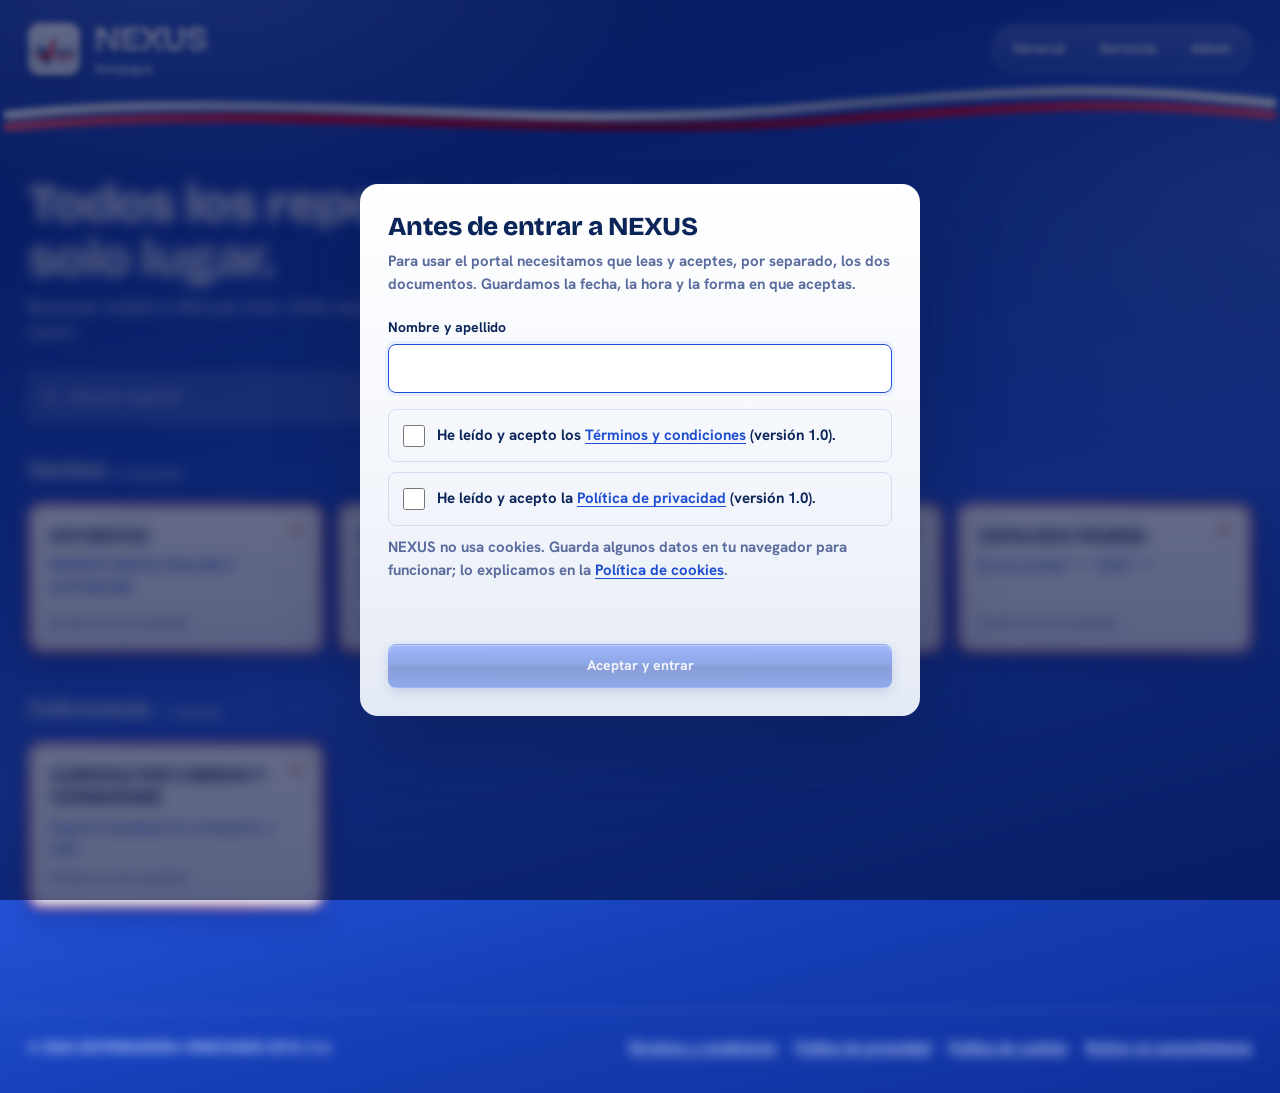
<file: index.html>
<!DOCTYPE html>
<html lang="es">
<head>
  <meta charset="UTF-8">
  <meta name="viewport" content="width=device-width, initial-scale=1, viewport-fit=cover">
  <meta http-equiv="Content-Security-Policy" content="default-src 'self'; script-src 'self'; style-src 'self' 'unsafe-inline'; img-src 'self' data:; font-src 'self'; connect-src 'self' https://api.github.com https://raw.githubusercontent.com https://script.google.com https://script.googleusercontent.com; object-src 'none'; base-uri 'self'; form-action 'self'">
  <meta name="referrer" content="strict-origin-when-cross-origin">
  <title>NEXUS · Reportes de Venejugos</title>
  <meta name="description" content="Portal interno de reportes de Venejugos.">
  <link rel="preload" href="./bricolage.woff2" as="font" type="font/woff2" crossorigin>
  <link rel="stylesheet" href="nexus.css">
  <link rel="icon" href="icon-192.png">
  <link rel="manifest" href="manifest.json">
  <meta name="theme-color" content="#1a4fe8">
  <link rel="apple-touch-icon" href="icon-180.png">
  <meta name="apple-mobile-web-app-capable" content="yes">
  <meta name="mobile-web-app-capable" content="yes">
  <meta name="apple-mobile-web-app-title" content="NEXUS">
  <meta name="apple-mobile-web-app-status-bar-style" content="black-translucent">
</head>
<body class="entra bloqueado">
  <a class="saltar" href="#contenido">Saltar al contenido</a>

  <header class="masthead">
    <a class="marca" href="#general" aria-label="NEXUS, inicio">
      <img src="logo-venejugos.png" alt="Venejugos" width="52" height="52">
      <span class="marca-texto">
        <span class="wordmark">NEXUS</span>
        <span class="marca-sub">Venejugos</span>
      </span>
    </a>
    <span class="espacio"></span>
    <nav class="segmentos" aria-label="Paneles">
      <a href="#general" data-ruta="general">General</a>
      <a href="#gerencia" data-ruta="gerencia">Gerencia</a>
      <a href="#admin" data-ruta="admin">Admin</a>
    </nav>
  </header>
  <svg class="cinta" viewBox="0 0 1280 60" aria-hidden="true" focusable="false">
    <defs>
      <linearGradient id="metal-plata" gradientUnits="userSpaceOnUse" x1="0" y1="0" x2="1280" y2="0"><stop offset="0" stop-color="#ffffff"/><stop offset=".22" stop-color="#c3cde2"/><stop offset=".45" stop-color="#ffffff"/><stop offset=".7" stop-color="#a9b6cf"/><stop offset="1" stop-color="#ffffff"/></linearGradient>
      <linearGradient id="metal-rojo" gradientUnits="userSpaceOnUse" x1="0" y1="0" x2="1280" y2="0"><stop offset="0" stop-color="#ff5a6e"/><stop offset=".25" stop-color="#e2001a"/><stop offset=".5" stop-color="#8f0011"/><stop offset=".75" stop-color="#e2001a"/><stop offset="1" stop-color="#ff4d63"/></linearGradient>
    </defs>
    <path class="c-azul" pathLength="1600" d="M8 34 C 260 6, 520 52, 790 28 S 1120 6, 1272 22"/>
    <path class="c-rojo" pathLength="1600" d="M8 46 C 280 20, 560 60, 820 40 S 1140 22, 1272 34"/>
  </svg>

  <main id="contenido" tabindex="-1">

    <!-- PANEL GENERAL -->
    <section class="panel" id="panel-general" data-panel="general" aria-labelledby="t-general">
      <h1 class="titular" id="t-general">Todos los reportes, en un solo lugar.</h1>
      <p class="bajada">Busca por nombre o filtra por área. Cada reporte se abre en una pestaña nueva.</p>
      <div class="barra">
        <div class="buscador">
          <svg width="18" height="18" viewBox="0 0 24 24" fill="none" stroke="currentColor" stroke-width="2" aria-hidden="true"><circle cx="11" cy="11" r="7"/><path d="m20 20-3.5-3.5"/></svg>
          <label class="visually-hidden" for="buscarGeneral">Buscar reporte</label>
          <input type="search" id="buscarGeneral" data-buscar="general" placeholder="Buscar reporte" autocomplete="off">
        </div>
        <div class="chips" data-chips="general" role="group" aria-label="Filtrar por área"></div>
      </div>
      <div data-lista="general" aria-live="polite"></div>
    </section>

    <!-- PANEL GERENCIA -->
    <section class="panel" id="panel-gerencia" data-panel="gerencia" aria-labelledby="t-gerencia" hidden>
      <h1 class="titular" id="t-gerencia">Reportes de gerencia</h1>
      <p class="bajada">Incluye los reportes públicos y los de acceso gerencial.</p>
      <div class="pestanas" role="tablist" aria-label="Secciones de gerencia">
        <button role="tab" aria-selected="true" aria-controls="tab-g-reportes" id="b-g-reportes">Reportes</button>
        <button role="tab" aria-selected="false" aria-controls="tab-g-claves" id="b-g-claves" tabindex="-1">Contraseñas</button>
      </div>
      <div role="tabpanel" id="tab-g-reportes" aria-labelledby="b-g-reportes">
        <div class="barra">
          <div class="buscador">
            <svg width="18" height="18" viewBox="0 0 24 24" fill="none" stroke="currentColor" stroke-width="2" aria-hidden="true"><circle cx="11" cy="11" r="7"/><path d="m20 20-3.5-3.5"/></svg>
            <label class="visually-hidden" for="buscarGerencia">Buscar reporte</label>
            <input type="search" id="buscarGerencia" data-buscar="gerencia" placeholder="Buscar reporte" autocomplete="off">
          </div>
          <div class="chips" data-chips="gerencia" role="group" aria-label="Filtrar por área"></div>
        </div>
        <div data-lista="gerencia" aria-live="polite"></div>
      </div>
      <div role="tabpanel" id="tab-g-claves" aria-labelledby="b-g-claves" hidden>
        <form class="hoja" id="formClaves">
          <h3>Cambiar contraseñas</h3>
          <p>El cambio solo aplica en este navegador. Deja un campo vacío para no modificarlo.</p>
          <div class="fila">
            <div class="campo">
              <label for="nuevaGerencia">Nueva contraseña de gerencia</label>
              <input type="password" id="nuevaGerencia" autocomplete="new-password" minlength="8">
            </div>
            <div class="campo">
              <label for="nuevaAdmin">Nueva contraseña de admin</label>
              <input type="password" id="nuevaAdmin" autocomplete="new-password" minlength="8">
            </div>
          </div>
          <div class="acciones"><button class="btn btn-primario" type="submit">Guardar contraseñas</button></div>
        </form>
      </div>
    </section>

    <!-- PANEL ADMIN -->
    <section class="panel" id="panel-admin" data-panel="admin" aria-labelledby="t-admin" hidden>
      <h1 class="titular" id="t-admin">Administración</h1>
      <p class="bajada">Agrega, edita y publica los reportes que ve el equipo.</p>
      <div class="pestanas" role="tablist" aria-label="Secciones de administración">
        <button role="tab" aria-selected="true" aria-controls="tab-a-form" id="b-a-form">Agregar reporte</button>
        <button role="tab" aria-selected="false" aria-controls="tab-a-lista" id="b-a-lista" tabindex="-1">Reportes</button>
        <button role="tab" aria-selected="false" aria-controls="tab-a-github" id="b-a-github" tabindex="-1">Publicar en GitHub</button>
        <button role="tab" aria-selected="false" aria-controls="tab-a-consent" id="b-a-consent" tabindex="-1">Aceptaciones</button>
      </div>

      <div role="tabpanel" id="tab-a-form" aria-labelledby="b-a-form">
        <form class="hoja" id="formReporte">
          <h3 id="tituloForm">Agregar reporte</h3>
          <p>El nombre es el texto que verá el equipo en la ficha.</p>
          <input type="hidden" id="repId">
          <div class="fila">
            <div class="campo"><label for="repNombre">Nombre</label><input type="text" id="repNombre" required maxlength="80" placeholder="Ej.: Ventas diarias"></div>
            <div class="campo"><label for="repCategoria">Área</label><input type="text" id="repCategoria" maxlength="40" placeholder="Ej.: Ventas" list="listaCategorias"><datalist id="listaCategorias"></datalist></div>
          </div>
          <div class="fila">
            <div class="campo"><label for="repUrl">Enlace</label><input type="url" id="repUrl" required placeholder="https://"></div>
            <div class="campo">
              <label for="repAcceso">Quién lo ve</label>
              <select id="repAcceso" required>
                <option value="publico">Todo el equipo</option>
                <option value="gerencia">Gerencia</option>
                <option value="admin">Solo admin</option>
              </select>
            </div>
          </div>
          <div class="campo"><label for="repDescripcion">Descripción</label><input type="text" id="repDescripcion" maxlength="140" placeholder="Qué muestra este reporte"></div>
          <div class="acciones">
            <button class="btn btn-primario" type="submit" id="btnGuardarReporte">Agregar reporte</button>
            <button class="btn btn-texto" type="button" id="btnCancelarEdicion" hidden>Cancelar edición</button>
          </div>
        </form>
      </div>

      <div role="tabpanel" id="tab-a-lista" aria-labelledby="b-a-lista" hidden>
        <div class="tabla-envoltura">
          <table>
            <thead><tr><th>Nombre</th><th>Área</th><th>Acceso</th><th>Descripción</th><th><span class="visually-hidden">Acciones</span></th></tr></thead>
            <tbody id="tablaReportes"></tbody>
          </table>
        </div>
      </div>

      <div role="tabpanel" id="tab-a-github" aria-labelledby="b-a-github" hidden>
        <form class="hoja" id="formGithub">
          <h3>Publicar en GitHub</h3>
          <p>Escribe <code>dataset.json</code> en el repositorio para que todo el equipo vea los cambios. Usa un token de alcance fino, limitado a este repositorio, con permiso Contents: Read and write. El token se guarda solo en este navegador.</p>
          <div class="fila">
            <div class="campo"><label for="ghRepo">Repositorio</label><input type="text" id="ghRepo" placeholder="usuario/repositorio" autocomplete="off"></div>
            <div class="campo"><label for="ghBranch">Rama</label><input type="text" id="ghBranch" placeholder="main" autocomplete="off"></div>
            <div class="campo"><label for="ghPath">Archivo</label><input type="text" id="ghPath" placeholder="dataset.json" autocomplete="off"></div>
            <div class="campo"><label for="ghToken">Token de acceso</label><input type="password" id="ghToken" placeholder="github_pat_…" autocomplete="off"></div>
          </div>
          <div class="acciones">
            <button class="btn btn-primario" type="submit">Guardar conexión</button>
            <button class="btn btn-peligro" type="button" id="btnPublicar">Publicar dataset.json</button>
            <button class="btn btn-borde" type="button" id="btnProbar">Probar conexión</button>
            <button class="btn btn-texto" type="button" id="btnOlvidarToken">Olvidar token</button>
          </div>
          <div class="estado" id="ghEstado">Sin conexión configurada.</div>
        </form>
      </div>

      <div role="tabpanel" id="tab-a-consent" aria-labelledby="b-a-consent" hidden>
        <div class="hoja">
          <h3>Registro de aceptaciones</h3>
          <p id="consentResumen">Cada persona acepta los términos y la política de privacidad por separado antes de entrar. Aquí ves las aceptaciones hechas en este navegador; el registro de todas las personas está en la hoja central.</p>
          <div class="estado" id="consentEstado"></div>
          <div class="acciones" style="margin-top:16px">
            <button class="btn btn-borde" type="button" id="btnExportarConsent">Descargar CSV</button>
            <button class="btn btn-borde" type="button" id="btnReenviar">Reenviar pendientes</button>
          </div>
        </div>
        <div class="tabla-envoltura">
          <table>
            <thead><tr><th>Persona</th><th>Términos</th><th>Privacidad</th><th>Versión</th><th>Cómo</th><th>Envío</th></tr></thead>
            <tbody id="tablaConsent"></tbody>
          </table>
        </div>
      </div>
    </section>

    <!-- 404 DENTRO DEL PORTAL -->
    <section class="panel perdido" data-panel="404" aria-labelledby="t-404" hidden>
      <div class="numero" aria-hidden="true">404</div>
      <svg class="cinta-rota" viewBox="0 0 680 70" aria-hidden="true" focusable="false">
        <path class="c-azul" pathLength="1600" d="M6 40 C 120 10, 230 62, 300 34"/>
        <path class="c-rojo" pathLength="1600" d="M380 30 C 450 6, 560 58, 674 26"/>
      </svg>
      <h1 id="t-404">Esta sección no existe.</h1>
      <p>La dirección <code id="ruta404"></code> no corresponde a ningún panel de NEXUS. Puede que el enlace esté incompleto o que la sección haya cambiado de nombre.</p>
      <div class="acciones"><a class="btn btn-primario" href="#general">Ir a los reportes</a></div>
    </section>
  </main>

  <footer class="pie-sitio">
    <span>© 2026 <span data-legal="empresa.razon">Venejugos</span></span>
    <span class="espacio"></span>
    <nav aria-label="Documentos legales">
      <a href="terminos.html">Términos y condiciones</a>
      <a href="privacidad.html">Política de privacidad</a>
      <a href="cookies.html">Política de cookies</a>
      <button type="button" id="btnRetirar">Retirar mi consentimiento</button>
    </nav>
  </footer>

  <!-- PUERTA DE CONSENTIMIENTO -->
  <dialog id="dlgConsent" class="ancho" aria-labelledby="t-consent">
    <form class="dialogo-cuerpo" id="formConsent" method="dialog" novalidate>
      <h2 id="t-consent">Antes de entrar a NEXUS</h2>
      <p>Para usar el portal necesitamos que leas y aceptes, por separado, los dos documentos. Guardamos la fecha, la hora y la forma en que aceptas.</p>
      <div class="campo">
        <label for="consentNombre">Nombre y apellido</label>
        <input type="text" id="consentNombre" autocomplete="name" maxlength="80" required>
      </div>
      <label class="casilla" for="chkTerminos">
        <input type="checkbox" id="chkTerminos">
        <span>He leído y acepto los <a href="terminos.html" target="_blank" rel="noopener">Términos y condiciones</a> (versión <span data-legal="version.terminos">1.0</span>).</span>
      </label>
      <label class="casilla" for="chkPrivacidad">
        <input type="checkbox" id="chkPrivacidad">
        <span>He leído y acepto la <a href="privacidad.html" target="_blank" rel="noopener">Política de privacidad</a> (versión <span data-legal="version.privacidad">1.0</span>).</span>
      </label>
      <p class="nota">NEXUS no usa cookies. Guarda algunos datos en tu navegador para funcionar; lo explicamos en la <a href="cookies.html" target="_blank" rel="noopener">Política de cookies</a>.</p>
      <div class="falta" id="consentFalta" aria-live="polite"></div>
      <div class="dialogo-acciones">
        <button class="btn btn-primario" type="submit" id="btnAceptar" disabled>Aceptar y entrar</button>
      </div>
    </form>
  </dialog>

  <!-- ACCESO CON CONTRASEÑA -->
  <dialog id="dlgClave" aria-labelledby="t-clave">
    <form class="dialogo-cuerpo" id="formClave" novalidate>
      <h2 id="t-clave">Acceso de gerencia</h2>
      <p id="claveTexto">Escribe la contraseña para ver este panel.</p>
      <div class="campo">
        <label for="campoClave">Contraseña</label>
        <input type="password" id="campoClave" autocomplete="current-password" required>
      </div>
      <div class="falta" id="claveFalta" aria-live="polite"></div>
      <div class="dialogo-acciones">
        <button class="btn btn-borde" type="button" id="btnCancelarClave">Cancelar</button>
        <button class="btn btn-primario" type="submit">Entrar</button>
      </div>
    </form>
  </dialog>

  <!-- CONFIRMACIÓN GENÉRICA -->
  <dialog id="dlgConfirmar" aria-labelledby="t-confirmar">
    <form class="dialogo-cuerpo" method="dialog">
      <h2 id="t-confirmar"></h2>
      <p id="confirmarTexto"></p>
      <div class="dialogo-acciones">
        <button class="btn btn-borde" value="no">Cancelar</button>
        <button class="btn btn-peligro" value="si" id="confirmarSi"></button>
      </div>
    </form>
  </dialog>

  <div class="aviso" id="aviso" role="status" aria-live="polite"></div>

  <script src="legal.js"></script>
  <script src="app.js"></script>
</body>
</html>
</file>
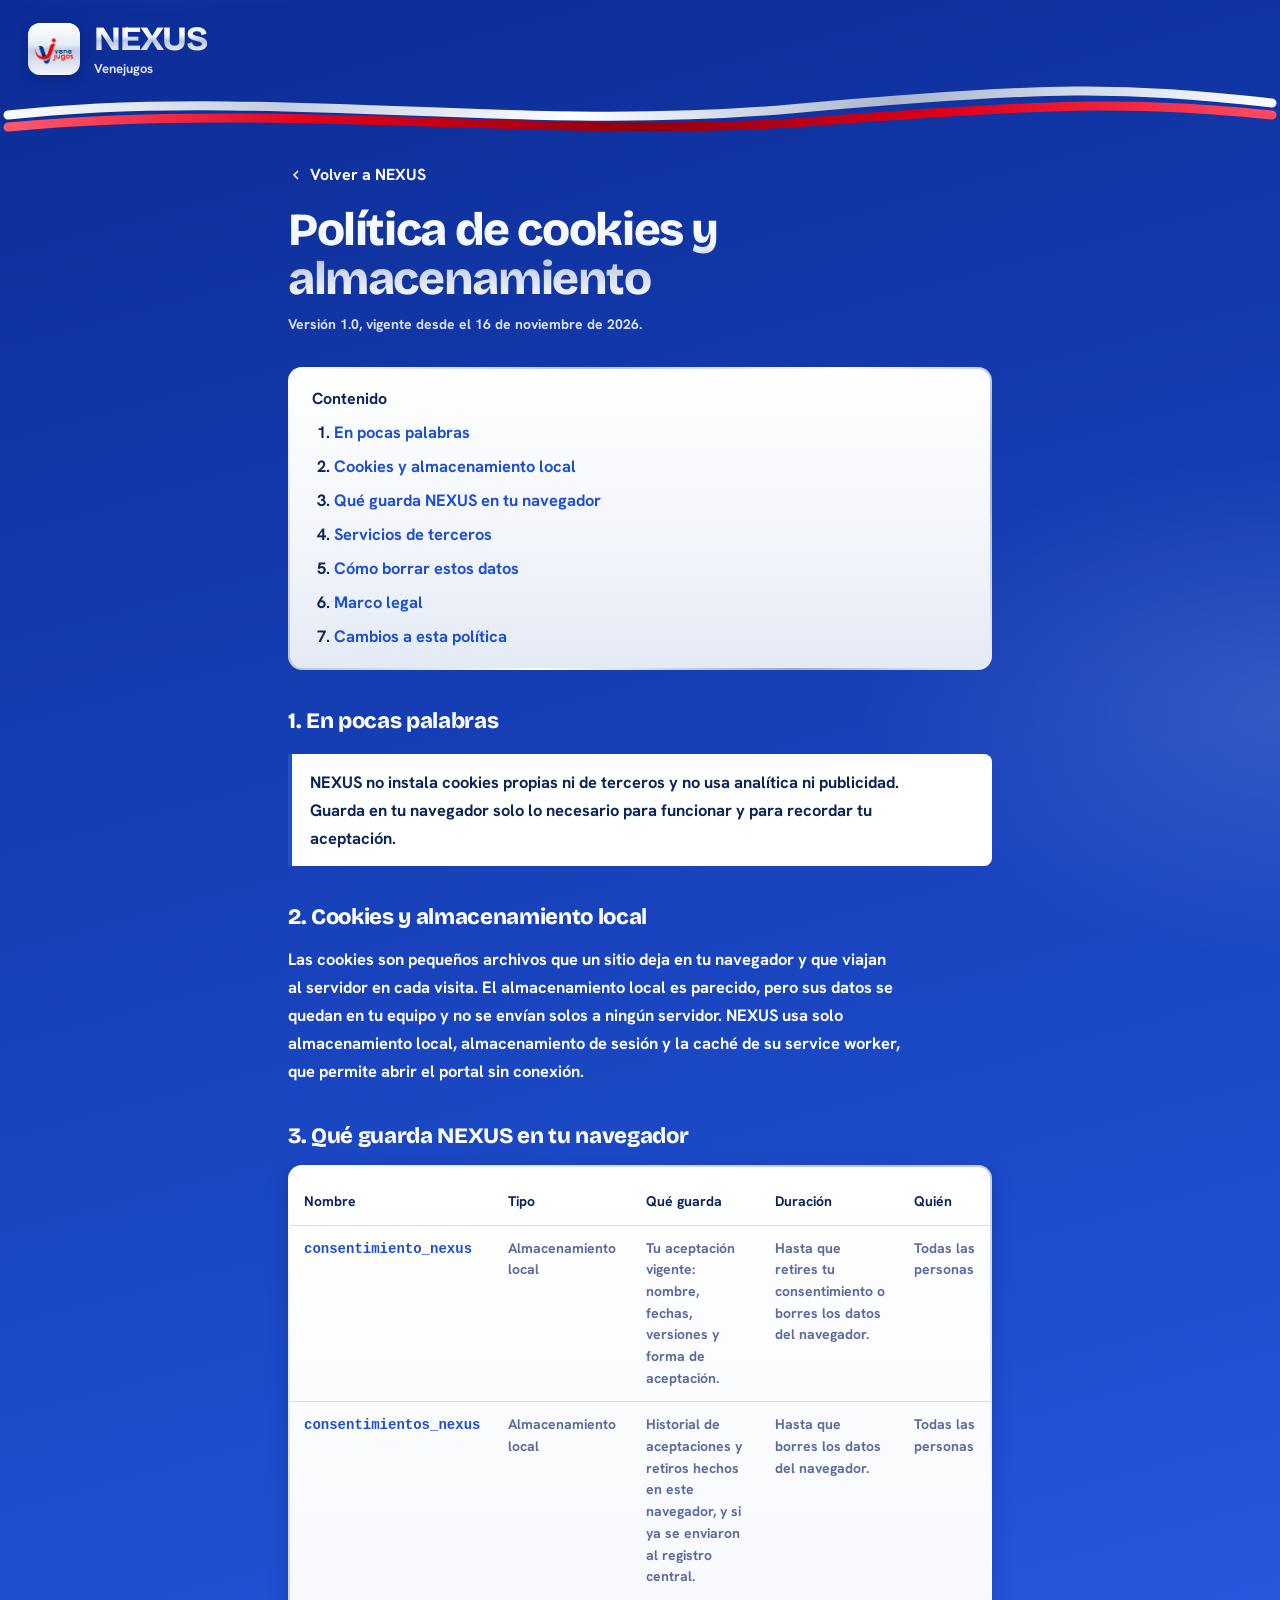
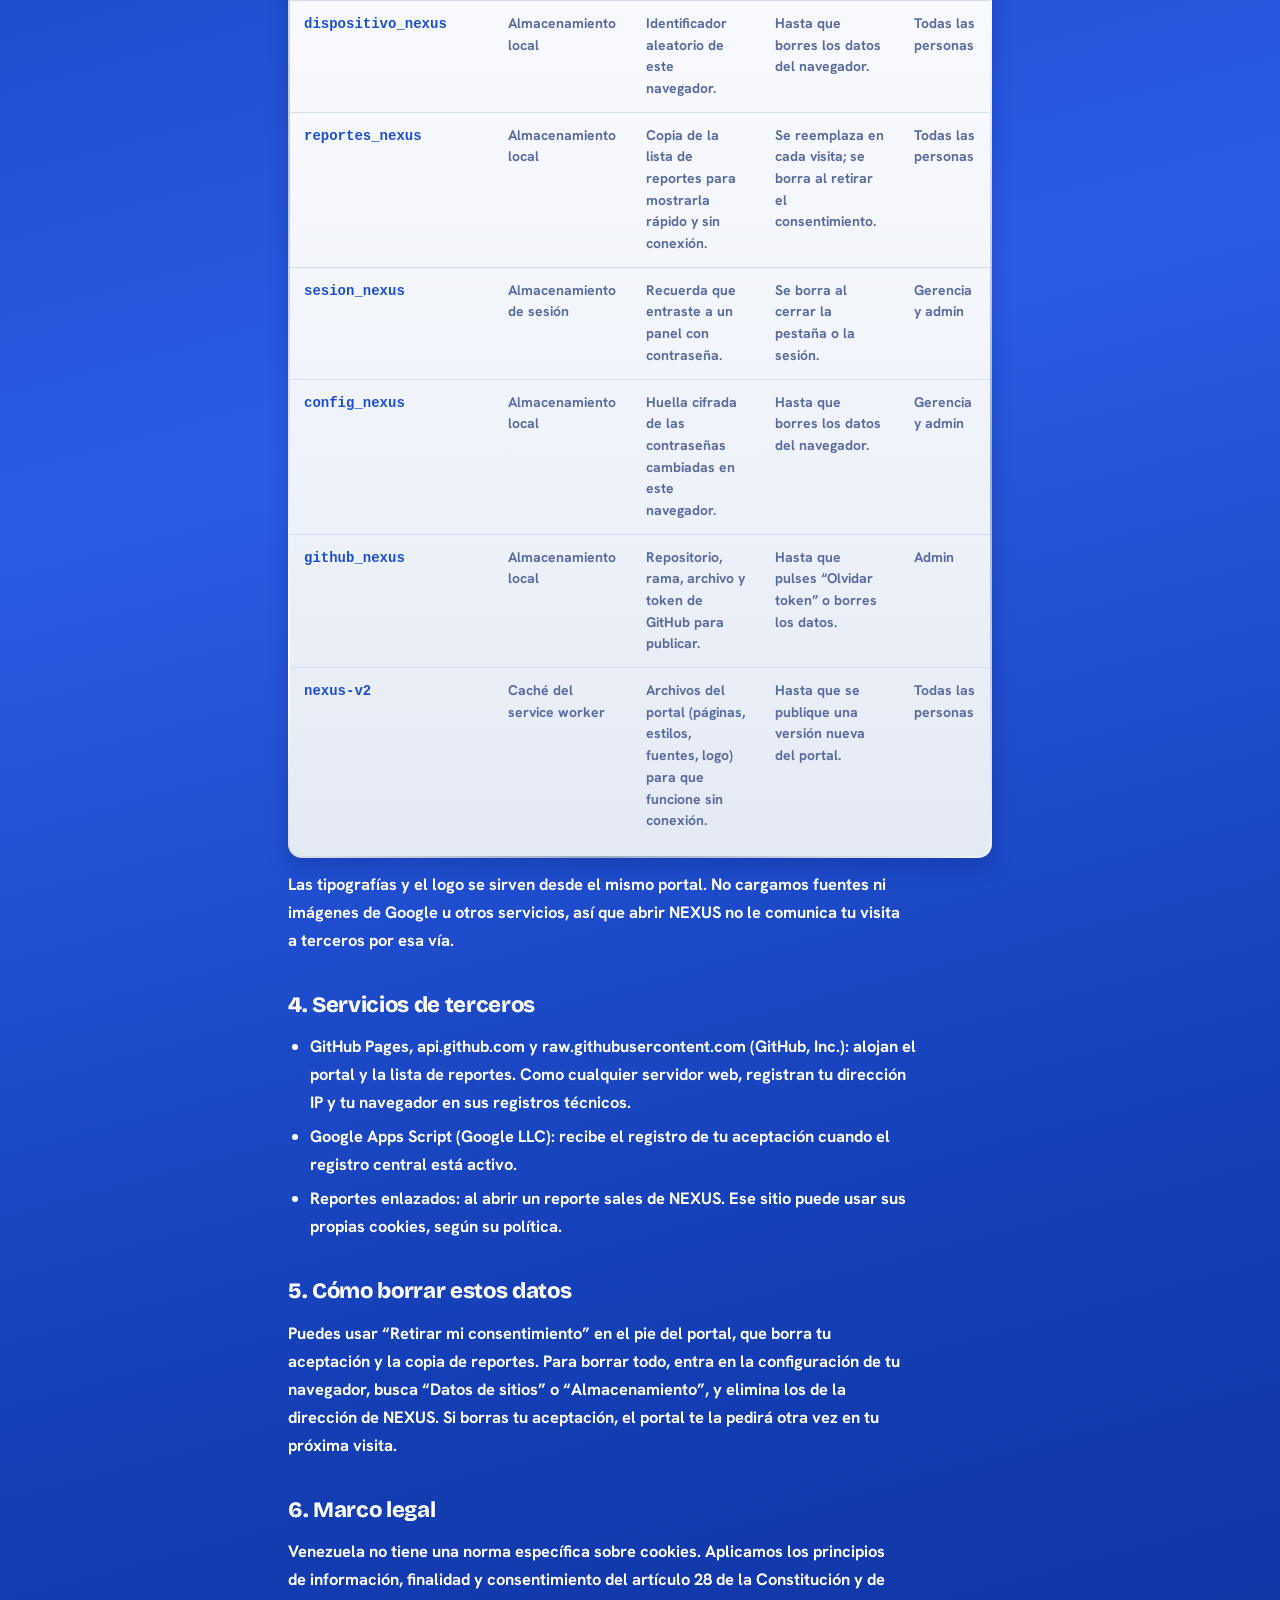
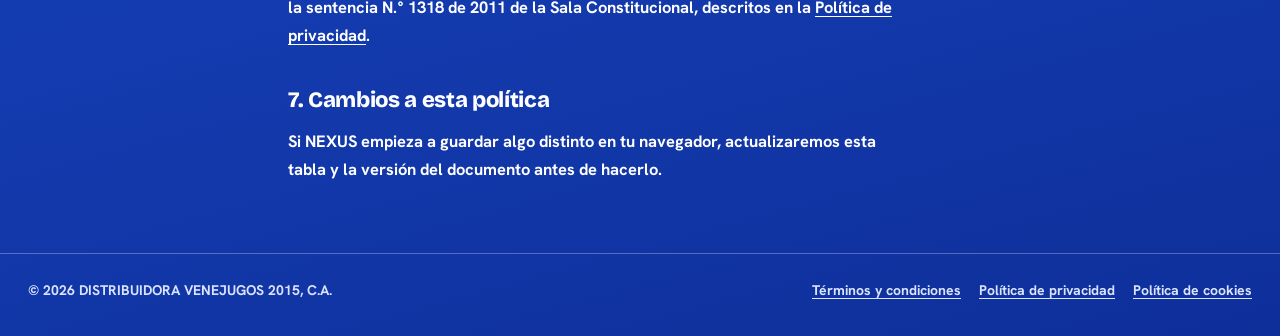
<file: cookies.html>
<!DOCTYPE html>
<html lang="es">
<head>
  <meta charset="UTF-8">
  <meta name="viewport" content="width=device-width, initial-scale=1, viewport-fit=cover">
  <meta http-equiv="Content-Security-Policy" content="default-src 'self'; script-src 'self'; style-src 'self' 'unsafe-inline'; img-src 'self' data:; font-src 'self'; connect-src 'self'; object-src 'none'; base-uri 'self'">
  <title>Política de cookies · NEXUS</title>
  <link rel="stylesheet" href="nexus.css">
  <link rel="icon" href="icon-192.png">
  <meta name="theme-color" content="#1a4fe8">
</head>
<body class="entra">
  <a class="saltar" href="#doc">Saltar al contenido</a>
  <header class="masthead">
    <a class="marca" href="./" aria-label="Volver a NEXUS">
      <img src="logo-venejugos.png" alt="Venejugos" width="52" height="52">
      <span class="marca-texto"><span class="wordmark">NEXUS</span><span class="marca-sub">Venejugos</span></span>
    </a>
  </header>
  <svg class="cinta" viewBox="0 0 1280 60" aria-hidden="true" focusable="false">
    <defs>
      <linearGradient id="metal-plata" gradientUnits="userSpaceOnUse" x1="0" y1="0" x2="1280" y2="0"><stop offset="0" stop-color="#ffffff"/><stop offset=".22" stop-color="#c3cde2"/><stop offset=".45" stop-color="#ffffff"/><stop offset=".7" stop-color="#a9b6cf"/><stop offset="1" stop-color="#ffffff"/></linearGradient>
      <linearGradient id="metal-rojo" gradientUnits="userSpaceOnUse" x1="0" y1="0" x2="1280" y2="0"><stop offset="0" stop-color="#ff5a6e"/><stop offset=".25" stop-color="#e2001a"/><stop offset=".5" stop-color="#8f0011"/><stop offset=".75" stop-color="#e2001a"/><stop offset="1" stop-color="#ff4d63"/></linearGradient>
    </defs>
    <path class="c-azul" pathLength="1600" d="M8 34 C 260 6, 520 52, 790 28 S 1120 6, 1272 22"/>
    <path class="c-rojo" pathLength="1600" d="M8 46 C 280 20, 560 60, 820 40 S 1140 22, 1272 34"/>
  </svg>
  <article class="doc" id="doc">
    <a class="volver" href="./"><svg width="16" height="16" viewBox="0 0 24 24" fill="none" stroke="currentColor" stroke-width="2.2" aria-hidden="true"><path d="M15 18l-6-6 6-6"/></svg>Volver a NEXUS</a>
    <h1>Política de cookies y almacenamiento</h1>
    <p class="vigencia">Versión <span data-legal="version.cookies">1.0</span>, vigente desde el <span data-legal="vigencia">16 de noviembre de 2026</span>.</p>
    <nav class="indice" aria-label="Contenido"><strong>Contenido</strong><ol><li><a href="#resumen">En pocas palabras</a></li><li><a href="#que">Cookies y almacenamiento local</a></li><li><a href="#guardamos">Qué guarda NEXUS en tu navegador</a></li><li><a href="#terceros">Servicios de terceros</a></li><li><a href="#borrar">Cómo borrar estos datos</a></li><li><a href="#marco">Marco legal</a></li><li><a href="#cambios">Cambios a esta política</a></li></ol></nav>

<h2 id="resumen">1. En pocas palabras</h2>
<div class="marco"><p>NEXUS no instala cookies propias ni de terceros y no usa analítica ni publicidad. Guarda en tu navegador solo lo necesario para funcionar y para recordar tu aceptación.</p></div>

<h2 id="que">2. Cookies y almacenamiento local</h2>
<p>Las cookies son pequeños archivos que un sitio deja en tu navegador y que viajan al servidor en cada visita. El almacenamiento local es parecido, pero sus datos se quedan en tu equipo y no se envían solos a ningún servidor. NEXUS usa solo almacenamiento local, almacenamiento de sesión y la caché de su service worker, que permite abrir el portal sin conexión.</p>

<h2 id="guardamos">3. Qué guarda NEXUS en tu navegador</h2>
<div class="tabla-envoltura"><table><thead><tr><th>Nombre</th><th>Tipo</th><th>Qué guarda</th><th>Duración</th><th>Quién</th></tr></thead><tbody><tr><td><code>consentimiento_nexus</code></td><td>Almacenamiento local</td><td>Tu aceptación vigente: nombre, fechas, versiones y forma de aceptación.</td><td>Hasta que retires tu consentimiento o borres los datos del navegador.</td><td>Todas las personas</td></tr><tr><td><code>consentimientos_nexus</code></td><td>Almacenamiento local</td><td>Historial de aceptaciones y retiros hechos en este navegador, y si ya se enviaron al registro central.</td><td>Hasta que borres los datos del navegador.</td><td>Todas las personas</td></tr><tr><td><code>dispositivo_nexus</code></td><td>Almacenamiento local</td><td>Identificador aleatorio de este navegador.</td><td>Hasta que borres los datos del navegador.</td><td>Todas las personas</td></tr><tr><td><code>reportes_nexus</code></td><td>Almacenamiento local</td><td>Copia de la lista de reportes para mostrarla rápido y sin conexión.</td><td>Se reemplaza en cada visita; se borra al retirar el consentimiento.</td><td>Todas las personas</td></tr><tr><td><code>sesion_nexus</code></td><td>Almacenamiento de sesión</td><td>Recuerda que entraste a un panel con contraseña.</td><td>Se borra al cerrar la pestaña o la sesión.</td><td>Gerencia y admin</td></tr><tr><td><code>config_nexus</code></td><td>Almacenamiento local</td><td>Huella cifrada de las contraseñas cambiadas en este navegador.</td><td>Hasta que borres los datos del navegador.</td><td>Gerencia y admin</td></tr><tr><td><code>github_nexus</code></td><td>Almacenamiento local</td><td>Repositorio, rama, archivo y token de GitHub para publicar.</td><td>Hasta que pulses “Olvidar token” o borres los datos.</td><td>Admin</td></tr><tr><td><code>nexus-v2</code></td><td>Caché del service worker</td><td>Archivos del portal (páginas, estilos, fuentes, logo) para que funcione sin conexión.</td><td>Hasta que se publique una versión nueva del portal.</td><td>Todas las personas</td></tr></tbody></table></div>
<p>Las tipografías y el logo se sirven desde el mismo portal. No cargamos fuentes ni imágenes de Google u otros servicios, así que abrir NEXUS no le comunica tu visita a terceros por esa vía.</p>

<h2 id="terceros">4. Servicios de terceros</h2>
<ul>
  <li><strong>GitHub Pages, api.github.com y raw.githubusercontent.com</strong> (GitHub, Inc.): alojan el portal y la lista de reportes. Como cualquier servidor web, registran tu dirección IP y tu navegador en sus registros técnicos.</li>
  <li><strong>Google Apps Script</strong> (Google LLC): recibe el registro de tu aceptación cuando el registro central está activo.</li>
  <li><strong>Reportes enlazados:</strong> al abrir un reporte sales de NEXUS. Ese sitio puede usar sus propias cookies, según su política.</li>
</ul>

<h2 id="borrar">5. Cómo borrar estos datos</h2>
<p>Puedes usar “Retirar mi consentimiento” en el pie del portal, que borra tu aceptación y la copia de reportes. Para borrar todo, entra en la configuración de tu navegador, busca “Datos de sitios” o “Almacenamiento”, y elimina los de la dirección de NEXUS. Si borras tu aceptación, el portal te la pedirá otra vez en tu próxima visita.</p>

<h2 id="marco">6. Marco legal</h2>
<p>Venezuela no tiene una norma específica sobre cookies. Aplicamos los principios de información, finalidad y consentimiento del artículo 28 de la Constitución y de la sentencia N.° 1318 de 2011 de la Sala Constitucional, descritos en la <a href="privacidad.html">Política de privacidad</a>.</p>

<h2 id="cambios">7. Cambios a esta política</h2>
<p>Si NEXUS empieza a guardar algo distinto en tu navegador, actualizaremos esta tabla y la versión del documento antes de hacerlo.</p>

  </article>
  <footer class="pie-sitio">
    <span>© 2026 <span data-legal="empresa.razon" class="dato">Venejugos</span></span>
    <span class="espacio"></span>
    <nav aria-label="Documentos legales">
      <a href="terminos.html">Términos y condiciones</a>
      <a href="privacidad.html">Política de privacidad</a>
      <a href="cookies.html">Política de cookies</a>
    </nav>
  </footer>
  <script src="legal.js"></script>
</body>
</html>
</file>
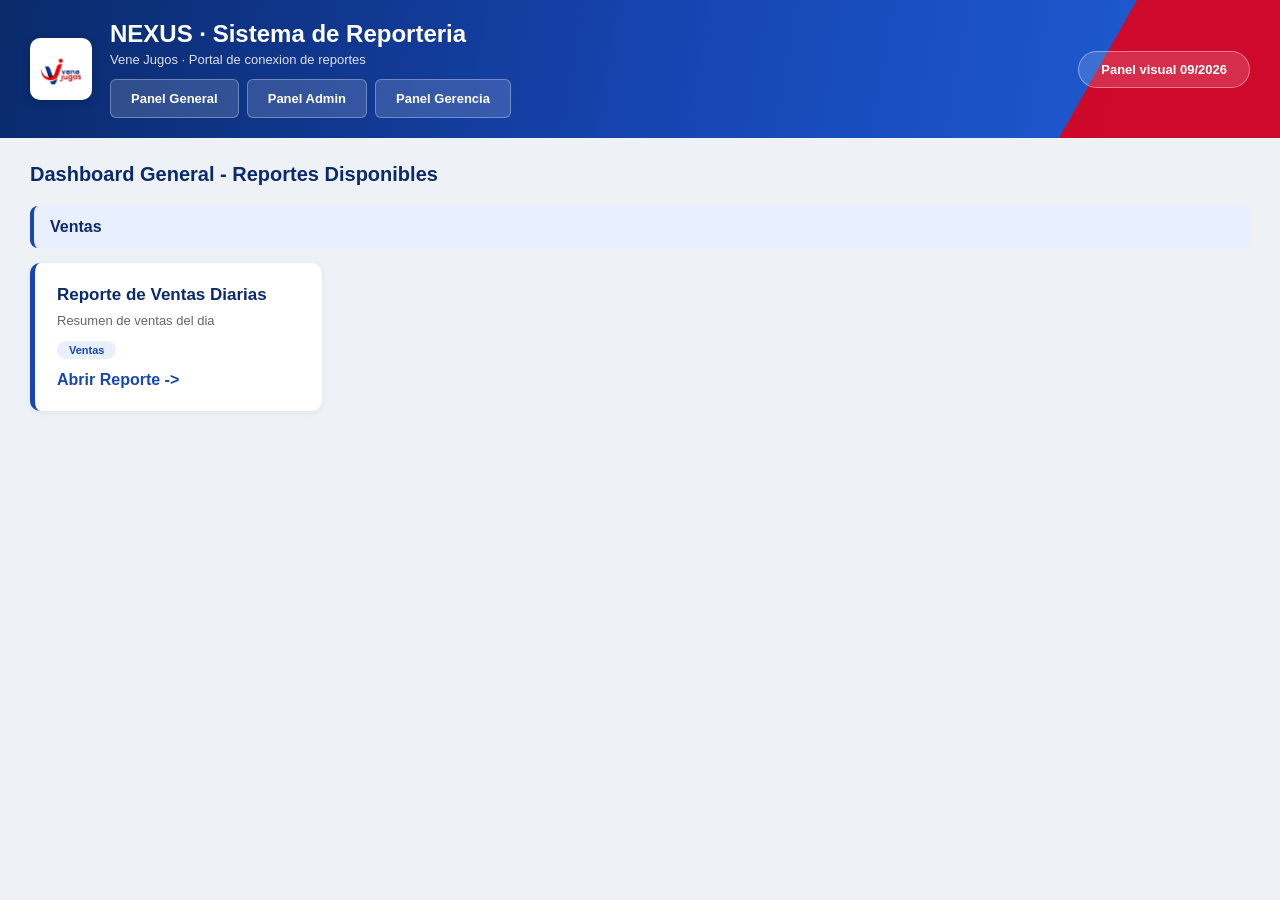
<file: index (6).html>
<!DOCTYPE html>
<html lang="es">
<head>
    <meta charset="UTF-8">
    <meta name="viewport" content="width=device-width, initial-scale=1.0">
    <title>NEXUS - Sistema de Reporteria</title>
    <style>
        * { margin: 0; padding: 0; box-sizing: border-box; }

        body {
            font-family: 'Segoe UI', Tahoma, Geneva, Verdana, sans-serif;
            background: #eef1f5;
            min-height: 100vh;
        }

        .container { max-width: 1400px; margin: 0 auto; padding-bottom: 40px; }

        /* HEADER */
        header {
            background: linear-gradient(100deg, #0a2a6b 0%, #1746b5 55%, #1f5fd6 100%);
            padding: 20px 30px;
            display: flex;
            justify-content: space-between;
            align-items: center;
            position: relative;
            overflow: hidden;
        }
        header::after {
            content: "";
            position: absolute;
            right: 0; top: 0; bottom: 0;
            width: 260px;
            background: #e2001a;
            clip-path: polygon(45% 0, 100% 0, 100% 100%, 15% 100%);
            opacity: 0.9;
        }
        .header-left { display: flex; align-items: center; gap: 18px; z-index: 2; }
        .logo-box {
            background: white;
            border-radius: 10px;
            padding: 8px;
            width: 62px; height: 62px;
            display: flex; align-items: center; justify-content: center;
            box-shadow: 0 2px 8px rgba(0,0,0,0.2);
        }
        .logo-box img { width: 100%; height: 100%; object-fit: contain; }
        .header-titles h1 { color: white; font-size: 24px; font-weight: 700; margin: 0; }
        .header-titles .subtitle { color: rgba(255,255,255,0.85); font-size: 13px; margin-top: 4px; }
        .panel-badge {
            background: rgba(255,255,255,0.15);
            border: 1px solid rgba(255,255,255,0.4);
            color: white;
            padding: 10px 22px;
            border-radius: 25px;
            font-size: 13px;
            font-weight: 600;
            z-index: 2;
            white-space: nowrap;
        }
        .header-nav { display: flex; gap: 8px; z-index: 2; margin-top: 12px; }

        button {
            padding: 11px 20px; border: none; border-radius: 6px;
            cursor: pointer; font-size: 13px; font-weight: 600;
            transition: all 0.25s ease;
        }
        .btn-nav { background: rgba(255,255,255,0.15); color: white; border: 1px solid rgba(255,255,255,0.3); }
        .btn-nav:hover { background: rgba(255,255,255,0.28); }
        .btn-primary { background: #1746b5; color: white; }
        .btn-primary:hover { background: #0f3488; }
        .btn-outline { background: white; color: #1746b5; border: 1px solid #1746b5; }
        .btn-outline:hover { background: #f0f4ff; }
        .btn-danger { background: #e2001a; color: white; }
        .btn-danger:hover { background: #b80016; }
        .btn-success { background: #27ae60; color: white; }
        .btn-success:hover { background: #229954; }
        .btn-small { padding: 6px 12px; font-size: 12px; }
        .btn-logout { background: #e2001a; color: white; display: none; }

        /* MODALES */
        .modal-overlay {
            display: none; position: fixed; inset: 0;
            background: rgba(0,0,0,0.7); z-index: 1000;
            justify-content: center; align-items: center;
        }
        .modal-overlay.active { display: flex; }
        .modal {
            background: white; padding: 40px; border-radius: 12px;
            box-shadow: 0 10px 40px rgba(0,0,0,0.3);
            width: 100%; max-width: 400px;
        }
        .modal h2 { color: #0a2a6b; margin-bottom: 20px; text-align: center; }
        .form-group { margin-bottom: 18px; }
        .form-group label { display: block; margin-bottom: 8px; color: #555; font-weight: 600; font-size: 14px; }
        .form-group input, .form-group select {
            width: 100%; padding: 12px; border: 1px solid #ddd;
            border-radius: 6px; font-size: 14px;
        }
        .form-group input:focus, .form-group select:focus {
            outline: none; border-color: #1746b5;
            box-shadow: 0 0 0 3px rgba(23,70,181,0.1);
        }
        .modal-buttons { display: flex; gap: 10px; margin-top: 25px; }
        .modal-buttons button { flex: 1; }

        /* PANELES */
        .panel { display: none; padding: 25px 30px; }
        .panel.active { display: block; }
        .panel-title { font-size: 20px; color: #0a2a6b; margin-bottom: 20px; font-weight: 700; }

        /* FILTROS KPI */
        .kpi-controls {
            background: white; padding: 18px 20px; border-radius: 10px;
            display: flex; gap: 15px; align-items: flex-end; flex-wrap: wrap;
            box-shadow: 0 2px 6px rgba(0,0,0,0.06); margin-bottom: 22px;
        }
        .kpi-control-group { display: flex; flex-direction: column; gap: 6px; }
        .kpi-control-group label { font-weight: 600; color: #555; font-size: 12px; }
        .kpi-control-group select {
            padding: 10px 15px; border: 1px solid #ddd; border-radius: 6px;
            background: white; cursor: pointer; min-width: 160px;
        }
        .kpi-controls .spacer { flex: 1; }
        .kpi-timestamp { color: #999; font-size: 12px; align-self: center; }

        /* KPI CARDS */
        .kpi-metrics-grid {
            display: grid; grid-template-columns: repeat(4, 1fr);
            gap: 18px; margin-bottom: 22px;
        }
        .kpi-card {
            background: white; border-left: 5px solid #1746b5;
            padding: 20px; border-radius: 10px;
            box-shadow: 0 2px 6px rgba(0,0,0,0.06);
        }
        .kpi-card.red { border-left-color: #e2001a; }
        .kpi-card.yellow { border-left-color: #f4a200; }
        .kpi-card.green { border-left-color: #27ae60; }
        .kpi-label { font-size: 12px; color: #666; margin-bottom: 8px; font-weight: 600; }
        .kpi-value { font-size: 30px; font-weight: 700; color: #0a2a6b; margin-bottom: 8px; }
        .kpi-value small { font-size: 15px; font-weight: 600; color: #888; }
        .kpi-card.red .kpi-value { color: #e2001a; }
        .kpi-card.yellow .kpi-value { color: #f4a200; }
        .kpi-card.green .kpi-value { color: #27ae60; }
        .kpi-progress { width: 100%; height: 6px; background: #eee; border-radius: 3px; margin: 6px 0 12px; overflow: hidden; }
        .kpi-progress-bar { height: 100%; border-radius: 3px; }
        .kpi-detail { font-size: 12px; color: #666; margin: 3px 0; }
        .kpi-detail b { color: #333; }

        /* SECCION BREAKDOWN */
        .section-box {
            background: white; padding: 22px; border-radius: 10px;
            box-shadow: 0 2px 6px rgba(0,0,0,0.06); margin-bottom: 22px;
        }
        .section-box h3 { color: #0a2a6b; margin-bottom: 4px; font-size: 18px; }
        .section-box .section-sub { color: #888; font-size: 12px; margin-bottom: 20px; }
        .breakdown-grid { display: grid; grid-template-columns: repeat(3, 1fr); gap: 18px; }
        .breakdown-card { border-left: 5px solid #1746b5; padding: 18px; background: #f9fafb; border-radius: 8px; }
        .breakdown-card.red { border-left-color: #e2001a; }
        .breakdown-card.yellow { border-left-color: #f4a200; }
        .breakdown-title { font-size: 13px; font-weight: 700; color: #444; margin-bottom: 10px; }
        .breakdown-number { font-size: 26px; font-weight: 700; color: #0a2a6b; }
        .breakdown-card.red .breakdown-number { color: #e2001a; }
        .breakdown-card.yellow .breakdown-number { color: #f4a200; }
        .breakdown-number small { font-size: 13px; color: #888; font-weight: 600; }
        .breakdown-detail { font-size: 12px; color: #666; margin-top: 6px; }

        /* CHARTS */
        .charts-row { display: grid; grid-template-columns: 1fr 1fr; gap: 22px; margin-bottom: 22px; }
        .chart-box { background: white; padding: 22px; border-radius: 10px; box-shadow: 0 2px 6px rgba(0,0,0,0.06); }
        .chart-box h3 { color: #0a2a6b; font-size: 16px; margin-bottom: 4px; }
        .chart-box .chart-sub { color: #888; font-size: 12px; margin-bottom: 16px; }
        .chart-canvas-wrap { position: relative; height: 300px; }

        /* REPORT CARDS */
        .category-section { margin-bottom: 30px; }
        .category-title {
            color: #0a2a6b; padding: 12px 16px; border-radius: 8px;
            margin-bottom: 15px; font-size: 16px; font-weight: 700;
            background: #e8f0ff; border-left: 4px solid #1746b5;
        }
        .reports-grid { display: grid; grid-template-columns: repeat(auto-fill, minmax(260px, 1fr)); gap: 18px; }
        .report-card {
            background: white; border-radius: 10px; padding: 22px;
            box-shadow: 0 2px 6px rgba(0,0,0,0.06); transition: all 0.3s ease;
            border-left: 5px solid #1746b5;
        }
        .report-card:hover { transform: translateY(-4px); box-shadow: 0 8px 16px rgba(0,0,0,0.12); }
        .report-card h3 { color: #0a2a6b; margin-bottom: 8px; font-size: 17px; }
        .report-card p { color: #666; font-size: 13px; margin-bottom: 12px; }
        .report-card .category {
            display: inline-block; background: #e8f0ff; padding: 3px 12px;
            border-radius: 20px; font-size: 11px; color: #1746b5; margin-bottom: 12px; font-weight: 600;
        }
        .report-card a { display: inline-block; color: #1746b5; text-decoration: none; font-weight: 600; }
        .report-card a:hover { color: #e2001a; }

        /* ADMIN FORM & TABLE */
        .tabs { display: flex; gap: 8px; margin-bottom: 25px; border-bottom: 2px solid #e0e0e0; }
        .tab-button {
            padding: 12px 20px; background: none; border: none;
            border-bottom: 3px solid transparent; cursor: pointer;
            font-size: 14px; font-weight: 600; color: #666;
        }
        .tab-button.active { color: #1746b5; border-bottom-color: #1746b5; }
        .tab-content { display: none; }
        .tab-content.active { display: block; }
        .admin-form { background: white; padding: 28px; border-radius: 10px; box-shadow: 0 2px 6px rgba(0,0,0,0.06); }
        .admin-form h3 { color: #0a2a6b; margin-bottom: 20px; font-size: 19px; }
        .form-row { display: grid; grid-template-columns: repeat(auto-fit, minmax(240px, 1fr)); gap: 18px; margin-bottom: 18px; }
        .form-group.full { grid-column: 1 / -1; }
        .reports-table { background: white; border-radius: 10px; overflow: hidden; box-shadow: 0 2px 6px rgba(0,0,0,0.06); }
        table { width: 100%; border-collapse: collapse; }
        th { background: #f8f9fa; padding: 14px; text-align: left; font-weight: 600; color: #333; border-bottom: 2px solid #eee; font-size: 13px; }
        td { padding: 14px; border-bottom: 1px solid #eee; color: #666; font-size: 13px; }
        tr:hover { background: #f8f9fa; }
        .action-buttons { display: flex; gap: 8px; }

        /* ALERT */
        .alert { padding: 14px 18px; border-radius: 6px; margin-bottom: 18px; display: none; }
        .alert.show { display: block; }
        .alert-success { background: #d4edda; color: #155724; border: 1px solid #c3e6cb; }
        .alert-error { background: #f8d7da; color: #721c24; border: 1px solid #f5c6cb; }

        .empty-state { text-align: center; padding: 50px 20px; color: #888; }

        /* RESPONSIVE */
        @media (max-width: 1000px) {
            .kpi-metrics-grid { grid-template-columns: repeat(2, 1fr); }
            .charts-row { grid-template-columns: 1fr; }
            .breakdown-grid { grid-template-columns: 1fr; }
        }
        @media (max-width: 768px) {
            header { flex-direction: column; gap: 15px; align-items: flex-start; }
            header::after { display: none; }
            .kpi-metrics-grid { grid-template-columns: 1fr; }
            .panel { padding: 15px; }
            .header-nav { flex-wrap: wrap; }
        }
    </style>
    <link rel="manifest" href="manifest.json">
    <meta name="theme-color" content="#1d4ed8">
    <link rel="apple-touch-icon" href="icon-180.png">
    <meta name="apple-mobile-web-app-capable" content="yes">
    <meta name="mobile-web-app-capable" content="yes">
    <meta name="apple-mobile-web-app-title" content="NEXUS">
    <meta name="apple-mobile-web-app-status-bar-style" content="default">
</head>
<body>
    <div class="container">
        <!-- HEADER -->
        <header>
            <div class="header-left">
                <div class="logo-box">
                    <img src="[data-uri]" alt="Logo Vene Jugos">
                </div>
                <div class="header-titles">
                    <h1>NEXUS &middot; Sistema de Reporteria</h1>
                    <div class="subtitle">Vene Jugos &middot; Portal de conexion de reportes</div>
                    <div class="header-nav">
                        <button class="btn-nav" id="btnGeneralPanel">Panel General</button>
                        <button class="btn-nav" id="btnAdminLogin">Panel Admin</button>
                        <button class="btn-nav" id="btnGerenciaLogin">Panel Gerencia</button>
                        <button class="btn-logout" id="btnLogout">Cerrar Sesion</button>
                    </div>
                </div>
            </div>
            <div class="panel-badge" id="panelBadge">Panel visual 09/2026</div>
        </header>

        <!-- PANEL GENERAL -->
        <div id="panelGeneral" class="panel active">
            <div class="panel-title">Dashboard General - Reportes Disponibles</div>
            <div id="generalDashboard"></div>
        </div>

        <!-- PANEL ADMINISTRATIVO -->
        <div id="panelAdmin" class="panel">
            <div class="panel-title">Panel Administrativo</div>
            <div id="adminAlert" class="alert"></div>

            <div class="tabs">
                <button class="tab-button active" onclick="switchTab('tabAgregarReporte')">Agregar Reporte</button>
                <button class="tab-button" onclick="switchTab('tabGestionarReportes')">Gestionar Reportes</button>
                <button class="tab-button" onclick="switchTab('tabSync')">Publicar en GitHub</button>
            </div>

            <div id="tabAgregarReporte" class="tab-content active">
                <div class="admin-form">
                    <h3>Agregar Nuevo Reporte</h3>
                    <form id="formAgregarReporte">
                        <div class="form-row">
                            <div class="form-group">
                                <label for="reportNombre">Nombre del Reporte (boton)</label>
                                <input type="text" id="reportNombre" placeholder="Ej: Reporte de Ventas Mensuales" required>
                            </div>
                            <div class="form-group">
                                <label for="reportCategoria">Segmentacion / Categoria</label>
                                <input type="text" id="reportCategoria" placeholder="Ej: Ventas, Finanzas, Operaciones">
                            </div>
                        </div>
                        <div class="form-row">
                            <div class="form-group">
                                <label for="reportUrl">URL / Enlace</label>
                                <input type="url" id="reportUrl" placeholder="https://ejemplo.com/reporte" required>
                            </div>
                            <div class="form-group">
                                <label for="reportAcceso">Nivel de Acceso</label>
                                <select id="reportAcceso" required>
                                    <option value="">Seleccionar...</option>
                                    <option value="publico">Publico</option>
                                    <option value="gerencia">Gerencia</option>
                                    <option value="admin">Admin</option>
                                </select>
                            </div>
                        </div>
                        <div class="form-group full">
                            <label for="reportDescripcion">Descripcion</label>
                            <input type="text" id="reportDescripcion" placeholder="Descripcion breve del reporte">
                        </div>
                        <button type="submit" class="btn-success">Agregar Reporte</button>
                    </form>
                </div>
            </div>

            <div id="tabGestionarReportes" class="tab-content">
                <div class="reports-table">
                    <table id="tablaReportes">
                        <thead>
                            <tr><th>Nombre</th><th>Categoria</th><th>Acceso</th><th>Descripcion</th><th>Acciones</th></tr>
                        </thead>
                        <tbody id="tablaReportesBody"></tbody>
                    </table>
                </div>
            </div>

            <!-- PUBLICAR EN GITHUB -->
            <div id="tabSync" class="tab-content">
                <div class="admin-form">
                    <h3>Publicar en GitHub</h3>
                    <p style="color:#666;font-size:13px;margin-bottom:20px;">
                        Escribe el archivo <code>dataset.json</code> en el repositorio para que todo el equipo vea los reportes actualizados al abrir el portal.
                    </p>

                    <div class="form-row">
                        <div class="form-group">
                            <label for="ghRepo">Repositorio</label>
                            <input type="text" id="ghRepo" placeholder="usuario/repositorio">
                        </div>
                        <div class="form-group">
                            <label for="ghBranch">Rama</label>
                            <input type="text" id="ghBranch" placeholder="main" value="main">
                        </div>
                        <div class="form-group">
                            <label for="ghPath">Ruta del archivo</label>
                            <input type="text" id="ghPath" placeholder="dataset.json" value="dataset.json">
                        </div>
                        <div class="form-group">
                            <label for="ghToken">Token de acceso</label>
                            <input type="password" id="ghToken" placeholder="github_pat_...">
                        </div>
                    </div>

                    <div style="display:flex;gap:10px;flex-wrap:wrap;margin-top:6px;">
                        <button class="btn-primary" onclick="guardarConexion()">Guardar conexion</button>
                        <button class="btn-danger" onclick="publicarAhora()">Publicar dataset.json</button>
                        <button class="btn-outline" onclick="probarConexion()">Probar conexion</button>
                        <button class="btn-outline" onclick="olvidarToken()">Olvidar token</button>
                    </div>

                    <div style="margin-top:20px;padding:16px 18px;background:#0a2a6b;border-radius:8px;">
                        <b id="ghEstado" style="color:#fff;font-family:monospace;font-size:13px;">Sin conexion configurada.</b>
                    </div>

                    <p style="margin-top:18px;color:#666;font-size:12px;line-height:1.6;">
                        Usa un <b>token de acceso personal de alcance fino</b>, limitado a este repositorio y con permiso
                        <b>Contents: Read and write</b>. El token se guarda solo en este navegador y nunca viaja al portal;
                        puedes revocarlo en cualquier momento desde GitHub. Si el repositorio es publico, cualquiera puede ver el
                        <code>dataset.json</code> publicado.
                    </p>
                </div>
            </div>

        </div>

        <!-- PANEL GERENCIA -->
        <div id="panelGerencia" class="panel">
            <div class="panel-title">Panel de Gerencia y Administracion</div>
            <div id="gerenciaAlert" class="alert"></div>
            <div class="tabs">
                <button class="tab-button active" onclick="switchTab('tabReportesGerencia')">Reportes Gerenciales</button>
                <button class="tab-button" onclick="switchTab('tabConfigGerencia')">Configuracion</button>
            </div>
            <div id="tabReportesGerencia" class="tab-content active">
                <div id="gerenciaDashboard"></div>
            </div>
            <div id="tabConfigGerencia" class="tab-content">
                <div class="admin-form">
                    <h3>Configuracion de Contrasenas</h3>
                    <div class="form-group full">
                        <label for="passwordGerencia">Cambiar Contrasena de Gerencia</label>
                        <input type="password" id="passwordGerencia" placeholder="Nueva contrasena">
                    </div>
                    <div class="form-group full">
                        <label for="passwordAdmin">Cambiar Contrasena de Admin</label>
                        <input type="password" id="passwordAdmin" placeholder="Nueva contrasena">
                    </div>
                    <button class="btn-success" onclick="actualizarPasswords()">Guardar Cambios</button>
                </div>
            </div>
        </div>
    </div>

    <!-- MODAL ADMIN -->
    <div id="authModalAdmin" class="modal-overlay">
        <div class="modal">
            <h2>Acceso Panel Administrativo</h2>
            <form onsubmit="autenticarAdmin(event)">
                <div class="form-group">
                    <label for="passAdmin">Contrasena</label>
                    <input type="password" id="passAdmin" placeholder="Ingrese contrasena" required autofocus>
                </div>
                <div class="modal-buttons">
                    <button type="button" class="btn-outline" onclick="cerrarModal('authModalAdmin')">Cancelar</button>
                    <button type="submit" class="btn-primary">Acceder</button>
                </div>
            </form>
        </div>
    </div>

    <!-- MODAL GERENCIA -->
    <div id="authModalGerencia" class="modal-overlay">
        <div class="modal">
            <h2>Acceso Panel de Gerencia</h2>
            <form onsubmit="autenticarGerencia(event)">
                <div class="form-group">
                    <label for="passGerencia">Contrasena</label>
                    <input type="password" id="passGerencia" placeholder="Ingrese contrasena" required autofocus>
                </div>
                <div class="modal-buttons">
                    <button type="button" class="btn-outline" onclick="cerrarModal('authModalGerencia')">Cancelar</button>
                    <button type="submit" class="btn-primary">Acceder</button>
                </div>
            </form>
        </div>
    </div>

    <script>
        const CONFIG = { passwordAdmin: 'Digimarket2026', passwordGerencia: 'Digimarket2026' };
        const REPORTES_DEFAULT = [
            { id: 1, nombre: 'Reporte de Ventas Diarias', categoria: 'Ventas', url: 'https://ejemplo.com/ventas-diarias', acceso: 'publico', descripcion: 'Resumen de ventas del dia' },
            { id: 2, nombre: 'Dashboard de Finanzas', categoria: 'Finanzas', url: 'https://ejemplo.com/finanzas', acceso: 'gerencia', descripcion: 'Estado financiero general' },
            { id: 3, nombre: 'Reporte de Operaciones', categoria: 'Operaciones', url: 'https://ejemplo.com/operaciones', acceso: 'admin', descripcion: 'Detalle operacional' }
        ];

        /* ==========================================================
           PUBLICAR EN GITHUB (dataset.json)
           Los reportes se guardan en un archivo dataset.json dentro del repo.
           - Lectura: cualquier dispositivo carga dataset.json (repo publico, sin token).
           - Escritura: el admin usa un Personal Access Token (fine-grained) con
             permiso Contents: Read and write. El token se guarda SOLO en su navegador.
           Puedes rellenar GH.repo / GH.branch / GH.path una vez y subir el archivo.
           ========================================================== */
        const GH = {
            repo: 'Venejugosserver/NEXUS',   // formato usuario/repositorio
            branch: 'main',
            path: 'dataset.json'
        };

        let reportes = [];
        let usuarioActual = null;
        let ghToken = '';        // token de escritura (solo en el navegador del admin)
        let ghConfigurado = false;

        document.addEventListener('DOMContentLoaded', function() {
            cargarConfiguracion();
            cargarGitHubLocal();
            inicializar();
            document.getElementById('btnGeneralPanel').addEventListener('click', () => mostrarPanel('panelGeneral'));
            document.getElementById('btnAdminLogin').addEventListener('click', () => abrirModal('authModalAdmin'));
            document.getElementById('btnGerenciaLogin').addEventListener('click', () => abrirModal('authModalGerencia'));
            document.getElementById('btnLogout').addEventListener('click', logout);
            document.getElementById('formAgregarReporte').addEventListener('submit', agregarReporte);
        });

        async function inicializar() {
            if (GH.repo) {
                ghConfigurado = true;
                const ok = await cargarDataset();
                if (!ok) cargarReportesLocal();
            } else {
                cargarReportesLocal();
            }
            renderizarPanelGeneral();
            actualizarTimestamp();
            actualizarEstadoGH();
        }

        // ---------- Almacenamiento local (respaldo/cache) ----------
        function cargarReportesLocal() {
            const s = localStorage.getItem('reportes_nexus');
            reportes = s ? JSON.parse(s) : REPORTES_DEFAULT;
            guardarReportesLocal();
        }
        function guardarReportesLocal() { localStorage.setItem('reportes_nexus', JSON.stringify(reportes)); }

        function cargarGitHubLocal() {
            const s = localStorage.getItem('github_nexus');
            if (s) {
                const d = JSON.parse(s);
                if (d.repo) GH.repo = d.repo;
                if (d.branch) GH.branch = d.branch;
                if (d.path) GH.path = d.path;
                if (d.token) ghToken = d.token;
            }
        }
        function guardarGitHubLocal() {
            localStorage.setItem('github_nexus', JSON.stringify({ repo: GH.repo, branch: GH.branch, path: GH.path, token: ghToken }));
        }

        // ---------- Helpers base64 UTF-8 ----------
        function b64EncodeUnicode(str) { return btoa(unescape(encodeURIComponent(str))); }
        function b64DecodeUnicode(str) { return decodeURIComponent(escape(atob(str.replace(/\s/g, '')))); }

        // ---------- Interprete de errores ----------
        function hintDeError(msg) {
            msg = String(msg || '');
            if (/failed to fetch|networkerror|load failed|typeerror/i.test(msg)) {
                if (location.protocol === 'file:') {
                    return 'Estas abriendo el archivo directamente (file://). GitHub bloquea eso. Abrelo desde la direccion web github.io.';
                }
                return 'Error de red. Revisa: (1) tu conexion a internet, (2) desactiva bloqueadores/extensiones o usa una ventana de incognito, (3) que no estes en una red que bloquee GitHub.';
            }
            if (/\b401\b/.test(msg)) return 'Token invalido o vencido. Genera uno nuevo en GitHub.';
            if (/\b403\b/.test(msg)) return 'Sin permiso. El token necesita Contents: Read and write en este repositorio.';
            if (/\b404\b/.test(msg)) return 'No se encontro el repositorio, la rama o la ruta. Revisa que esten escritos igual (mayusculas incluidas).';
            if (/\b409\b|\b422\b/.test(msg)) return 'Conflicto al guardar. Intenta de nuevo.';
            return '';
        }

        let ultimoError = '';

        // ---------- Lectura de dataset.json ----------
        async function cargarDataset() {
            ultimoError = '';
            // Intento 1: API de GitHub (datos siempre frescos)
            try {
                const url = 'https://api.github.com/repos/' + GH.repo + '/contents/' + GH.path + '?ref=' + GH.branch + '&t=' + Date.now();
                const headers = { 'Accept': 'application/vnd.github+json' };
                if (ghToken) headers['Authorization'] = 'Bearer ' + ghToken;
                const resp = await fetch(url, { headers });
                if (resp.status === 404) { reportes = REPORTES_DEFAULT; guardarReportesLocal(); return true; }
                if (!resp.ok) throw new Error('HTTP ' + resp.status);
                const data = await resp.json();
                const parsed = JSON.parse(b64DecodeUnicode(data.content));
                reportes = Array.isArray(parsed) ? parsed : (parsed.reportes || []);
                guardarReportesLocal();
                return true;
            } catch (err) {
                ultimoError = err.message;
                console.error('API GitHub fallo, intentando raw...', err);
            }
            // Intento 2 (respaldo): URL raw publica, sin token
            try {
                const raw = 'https://raw.githubusercontent.com/' + GH.repo + '/' + GH.branch + '/' + GH.path + '?t=' + Date.now();
                const resp = await fetch(raw);
                if (resp.status === 404) { reportes = REPORTES_DEFAULT; guardarReportesLocal(); return true; }
                if (!resp.ok) throw new Error('HTTP ' + resp.status);
                const parsed = await resp.json();
                reportes = Array.isArray(parsed) ? parsed : (parsed.reportes || []);
                guardarReportesLocal();
                ultimoError = '';
                return true;
            } catch (err) {
                ultimoError = err.message;
                console.error('Raw tambien fallo:', err);
                return false;
            }
        }

        // ---------- Obtener SHA actual (necesario para actualizar) ----------
        async function obtenerSha() {
            try {
                const url = 'https://api.github.com/repos/' + GH.repo + '/contents/' + GH.path + '?ref=' + GH.branch + '&t=' + Date.now();
                const resp = await fetch(url, { headers: { 'Authorization': 'Bearer ' + ghToken, 'Accept': 'application/vnd.github+json' } });
                if (resp.status === 404) return null; // no existe todavia
                if (!resp.ok) throw new Error('HTTP ' + resp.status);
                const data = await resp.json();
                return data.sha;
            } catch (err) { return null; }
        }

        // ---------- Publicar dataset.json ----------
        async function publicarDataset() {
            if (!GH.repo || !ghToken) {
                mostrarAlerta('adminAlert', 'Configura el repositorio y el token antes de publicar', 'error');
                return false;
            }
            try {
                const sha = await obtenerSha();
                const body = {
                    message: 'Actualizar dataset.json desde NEXUS - ' + new Date().toLocaleString('es-VE'),
                    content: b64EncodeUnicode(JSON.stringify(reportes, null, 2)),
                    branch: GH.branch
                };
                if (sha) body.sha = sha;
                const resp = await fetch('https://api.github.com/repos/' + GH.repo + '/contents/' + GH.path, {
                    method: 'PUT',
                    headers: { 'Authorization': 'Bearer ' + ghToken, 'Accept': 'application/vnd.github+json', 'Content-Type': 'application/json' },
                    body: JSON.stringify(body)
                });
                if (!resp.ok) {
                    const e = await resp.json().catch(() => ({}));
                    throw new Error('HTTP ' + resp.status + (e.message ? ' - ' + e.message : ''));
                }
                return true;
            } catch (err) {
                console.error('Error al publicar dataset.json:', err);
                const hint = hintDeError(err.message);
                mostrarAlerta('adminAlert', 'No se pudo publicar: ' + err.message + (hint ? '. ' + hint : ''), 'error');
                return false;
            }
        }

        // guardarReportes: guarda local SIEMPRE y publica en GitHub si hay token
        async function guardarReportes() {
            guardarReportesLocal();
            if (ghConfigurado && ghToken) {
                const ok = await publicarDataset();
                if (ok) mostrarAlerta('adminAlert', 'Guardado y publicado en GitHub. Todo el equipo vera el cambio', 'success');
                else mostrarAlerta('adminAlert', 'Guardado local OK, pero fallo la publicacion en GitHub', 'error');
            }
        }
        function cargarConfiguracion() {
            const s = localStorage.getItem('config_nexus');
            if (s) Object.assign(CONFIG, JSON.parse(s));
        }
        function guardarConfiguracion() { localStorage.setItem('config_nexus', JSON.stringify(CONFIG)); }

        function autenticarAdmin(e) {
            e.preventDefault();
            if (document.getElementById('passAdmin').value === CONFIG.passwordAdmin) {
                usuarioActual = 'admin'; cerrarModal('authModalAdmin'); mostrarPanel('panelAdmin');
                renderizarPanelAdmin();
                mostrarAlerta('adminAlert', 'Bienvenido a NEXUS - Panel Administrativo', 'success');
                document.getElementById('passAdmin').value = '';
            } else { mostrarAlerta('adminAlert', 'Contrasena incorrecta', 'error'); }
        }
        function autenticarGerencia(e) {
            e.preventDefault();
            if (document.getElementById('passGerencia').value === CONFIG.passwordGerencia) {
                usuarioActual = 'gerencia'; cerrarModal('authModalGerencia'); mostrarPanel('panelGerencia');
                renderizarPanelGerencia();
                mostrarAlerta('gerenciaAlert', 'Bienvenido a NEXUS - Panel de Gerencia', 'success');
                document.getElementById('passGerencia').value = '';
            } else { mostrarAlerta('gerenciaAlert', 'Contrasena incorrecta', 'error'); }
        }
        function logout() {
            usuarioActual = null;
            document.getElementById('btnLogout').style.display = 'none';
            mostrarPanel('panelGeneral'); renderizarPanelGeneral();
        }

        function mostrarPanel(id) {
            document.querySelectorAll('.panel').forEach(p => p.classList.remove('active'));
            document.getElementById(id).classList.add('active');
            document.getElementById('btnLogout').style.display = (id === 'panelGeneral') ? 'none' : 'inline-block';
            if (id === 'panelGeneral') usuarioActual = null;
        }
        function switchTab(id) {
            const parent = document.getElementById(id).parentElement;
            parent.querySelectorAll('.tab-content').forEach(t => t.classList.remove('active'));
            parent.querySelectorAll('.tab-button').forEach(b => b.classList.remove('active'));
            document.getElementById(id).classList.add('active');
            event.target.classList.add('active');
        }
        function abrirModal(id) { document.getElementById(id).classList.add('active'); }
        function cerrarModal(id) { document.getElementById(id).classList.remove('active'); }
        function mostrarAlerta(id, msg, tipo) {
            const a = document.getElementById(id);
            a.textContent = msg; a.className = 'alert show alert-' + tipo;
            setTimeout(() => a.classList.remove('show'), 3000);
        }
        function actualizarTimestamp() {
            const el = document.getElementById('kpiTimestamp');
            if (el) el.textContent = 'Datos cargados - ' + new Date().toLocaleString('es-VE');
        }

        // ---------- Panel de Publicar en GitHub (UI) ----------
        function actualizarEstadoGH() {
            const badge = document.getElementById('ghEstado');
            if (!badge) return;
            if (location.protocol === 'file:') {
                badge.textContent = 'ATENCION: abriste el archivo local (file://). GitHub no funcionara asi. Abre el portal desde la direccion web github.io.';
                badge.style.color = '#FFB0B0';
                return;
            }
            if (!GH.repo) {
                badge.textContent = 'Sin conexion configurada.';
                badge.style.color = '#ffffff';
            } else if (ghToken) {
                badge.textContent = 'Conectado a ' + GH.repo + ' (' + GH.branch + '/' + GH.path + ') - lectura y escritura';
                badge.style.color = '#7CFC9B';
            } else {
                badge.textContent = 'Conectado a ' + GH.repo + ' - solo lectura (falta token para publicar)';
                badge.style.color = '#FFD37A';
            }
            const r = document.getElementById('ghRepo');
            const b = document.getElementById('ghBranch');
            const p = document.getElementById('ghPath');
            const t = document.getElementById('ghToken');
            if (r) r.value = GH.repo;
            if (b) b.value = GH.branch;
            if (p) p.value = GH.path;
            if (t) t.value = ghToken;
        }

        function guardarConexion() {
            GH.repo = document.getElementById('ghRepo').value.trim();
            GH.branch = document.getElementById('ghBranch').value.trim() || 'main';
            GH.path = document.getElementById('ghPath').value.trim() || 'dataset.json';
            ghToken = document.getElementById('ghToken').value.trim();
            ghConfigurado = !!GH.repo;
            guardarGitHubLocal();
            actualizarEstadoGH();
            mostrarAlerta('adminAlert', 'Conexion guardada en este navegador', 'success');
        }

        function olvidarToken() {
            ghToken = '';
            const t = document.getElementById('ghToken');
            if (t) t.value = '';
            guardarGitHubLocal();
            actualizarEstadoGH();
            mostrarAlerta('adminAlert', 'Token eliminado de este navegador', 'success');
        }

        async function probarConexion() {
            guardarConexion();
            if (!GH.repo) { mostrarAlerta('adminAlert', 'Ingresa el repositorio (usuario/repositorio)', 'error'); return; }
            const ok = await cargarDataset();
            if (ok) {
                actualizarTablaReportes(); renderizarPanelGeneral();
                mostrarAlerta('adminAlert', 'Conexion OK. Se cargaron ' + reportes.length + ' reportes desde GitHub', 'success');
            } else {
                const hint = hintDeError(ultimoError);
                mostrarAlerta('adminAlert', 'No se pudo conectar (' + (ultimoError || 'error desconocido') + ')' + (hint ? '. ' + hint : ''), 'error');
            }
        }

        async function publicarAhora() {
            if (!GH.repo || !ghToken) { mostrarAlerta('adminAlert', 'Configura repositorio y token antes de publicar', 'error'); return; }
            guardarConexion();
            const ok = await publicarDataset();
            if (ok) mostrarAlerta('adminAlert', 'dataset.json publicado. Todo el equipo vera el mes actualizado', 'success');
        }

        function renderizarPanelGeneral() {
            const pub = reportes.filter(r => r.acceso === 'publico');
            document.getElementById('generalDashboard').innerHTML = generarHTML(pub) || '<div class="empty-state">No hay reportes publicos disponibles</div>';
        }
        function renderizarPanelAdmin() { renderizarPanelGeneral(); actualizarTablaReportes(); actualizarTimestamp(); actualizarEstadoGH(); }
        function renderizarPanelGerencia() {
            const g = reportes.filter(r => r.acceso === 'publico' || r.acceso === 'gerencia');
            document.getElementById('gerenciaDashboard').innerHTML = generarHTML(g) || '<div class="empty-state">No hay reportes disponibles</div>';
        }
        function generarHTML(lista) {
            const grupos = {};
            lista.forEach(r => { const c = r.categoria || 'Otros'; (grupos[c] = grupos[c] || []).push(r); });
            let html = '';
            Object.entries(grupos).forEach(([cat, items]) => {
                html += '<div class="category-section"><div class="category-title">' + cat + '</div><div class="reports-grid">';
                items.forEach(r => {
                    html += '<div class="report-card"><h3>' + r.nombre + '</h3><p>' + (r.descripcion || 'Sin descripcion') + '</p><span class="category">' + r.categoria + '</span><br><a href="' + r.url + '" target="_blank">Abrir Reporte -&gt;</a></div>';
                });
                html += '</div></div>';
            });
            return html;
        }
        function actualizarTablaReportes() {
            const tb = document.getElementById('tablaReportesBody');
            tb.innerHTML = '';
            reportes.forEach(r => {
                const tr = document.createElement('tr');
                tr.innerHTML = '<td><strong>' + r.nombre + '</strong></td><td>' + r.categoria + '</td><td><span class="category">' + r.acceso + '</span></td><td>' + r.descripcion + '</td><td><div class="action-buttons"><button class="btn-primary btn-small" onclick="editarReporte(' + r.id + ')">Editar</button><button class="btn-danger btn-small" onclick="eliminarReporte(' + r.id + ')">Eliminar</button></div></td>';
                tb.appendChild(tr);
            });
        }
        function agregarReporte(e) {
            e.preventDefault();
            reportes.push({
                id: Date.now(),
                nombre: document.getElementById('reportNombre').value,
                categoria: document.getElementById('reportCategoria').value,
                url: document.getElementById('reportUrl').value,
                acceso: document.getElementById('reportAcceso').value,
                descripcion: document.getElementById('reportDescripcion').value
            });
            guardarReportes();
            document.getElementById('formAgregarReporte').reset();
            mostrarAlerta('adminAlert', 'Reporte agregado exitosamente', 'success');
            actualizarTablaReportes(); renderizarPanelGeneral();
        }
        function editarReporte(id) {
            const r = reportes.find(x => x.id === id);
            if (!r) return;
            document.getElementById('reportNombre').value = r.nombre;
            document.getElementById('reportCategoria').value = r.categoria;
            document.getElementById('reportUrl').value = r.url;
            document.getElementById('reportAcceso').value = r.acceso;
            document.getElementById('reportDescripcion').value = r.descripcion;
            reportes = reportes.filter(x => x.id !== id);
            guardarReportes(); actualizarTablaReportes();
            switchTabDirect('tabAgregarReporte');
        }
        function switchTabDirect(id) {
            const parent = document.getElementById(id).parentElement;
            parent.querySelectorAll('.tab-content').forEach(t => t.classList.remove('active'));
            parent.querySelectorAll('.tab-button').forEach(b => b.classList.remove('active'));
            document.getElementById(id).classList.add('active');
            parent.querySelector('.tab-button').classList.add('active');
        }
        function eliminarReporte(id) {
            if (!confirm('Esta seguro de eliminar este reporte?')) return;
            reportes = reportes.filter(r => r.id !== id);
            guardarReportes();
            mostrarAlerta('adminAlert', 'Reporte eliminado', 'success');
            actualizarTablaReportes(); renderizarPanelGeneral();
        }
        function actualizarPasswords() {
            const g = document.getElementById('passwordGerencia').value;
            const a = document.getElementById('passwordAdmin').value;
            if (g) CONFIG.passwordGerencia = g;
            if (a) CONFIG.passwordAdmin = a;
            guardarConfiguracion();
            document.getElementById('passwordGerencia').value = '';
            document.getElementById('passwordAdmin').value = '';
            mostrarAlerta('gerenciaAlert', 'Contrasenas actualizadas', 'success');
        }
        function aplicarFiltrosKPI() {
            mostrarAlerta('adminAlert', 'Filtros aplicados: Zona ' + document.getElementById('kpiZona').value + ' - Vendedor ' + document.getElementById('kpiVendedor').value, 'success');
        }
        function verResumenKPI() {
            alert('RESUMEN KPI\n\nActivacion: 56,9%\nKilos del foco: 5.089,5 kg\nProyeccion: 7.997,8 kg\nCumplimiento: 41,3%');
        }
        function exportarPDF() { window.print(); }

    </script>
<script>
  if ('serviceWorker' in navigator) {
    window.addEventListener('load', () => navigator.serviceWorker.register('sw.js'));
  }
</script>
</body>
</html>
</file>
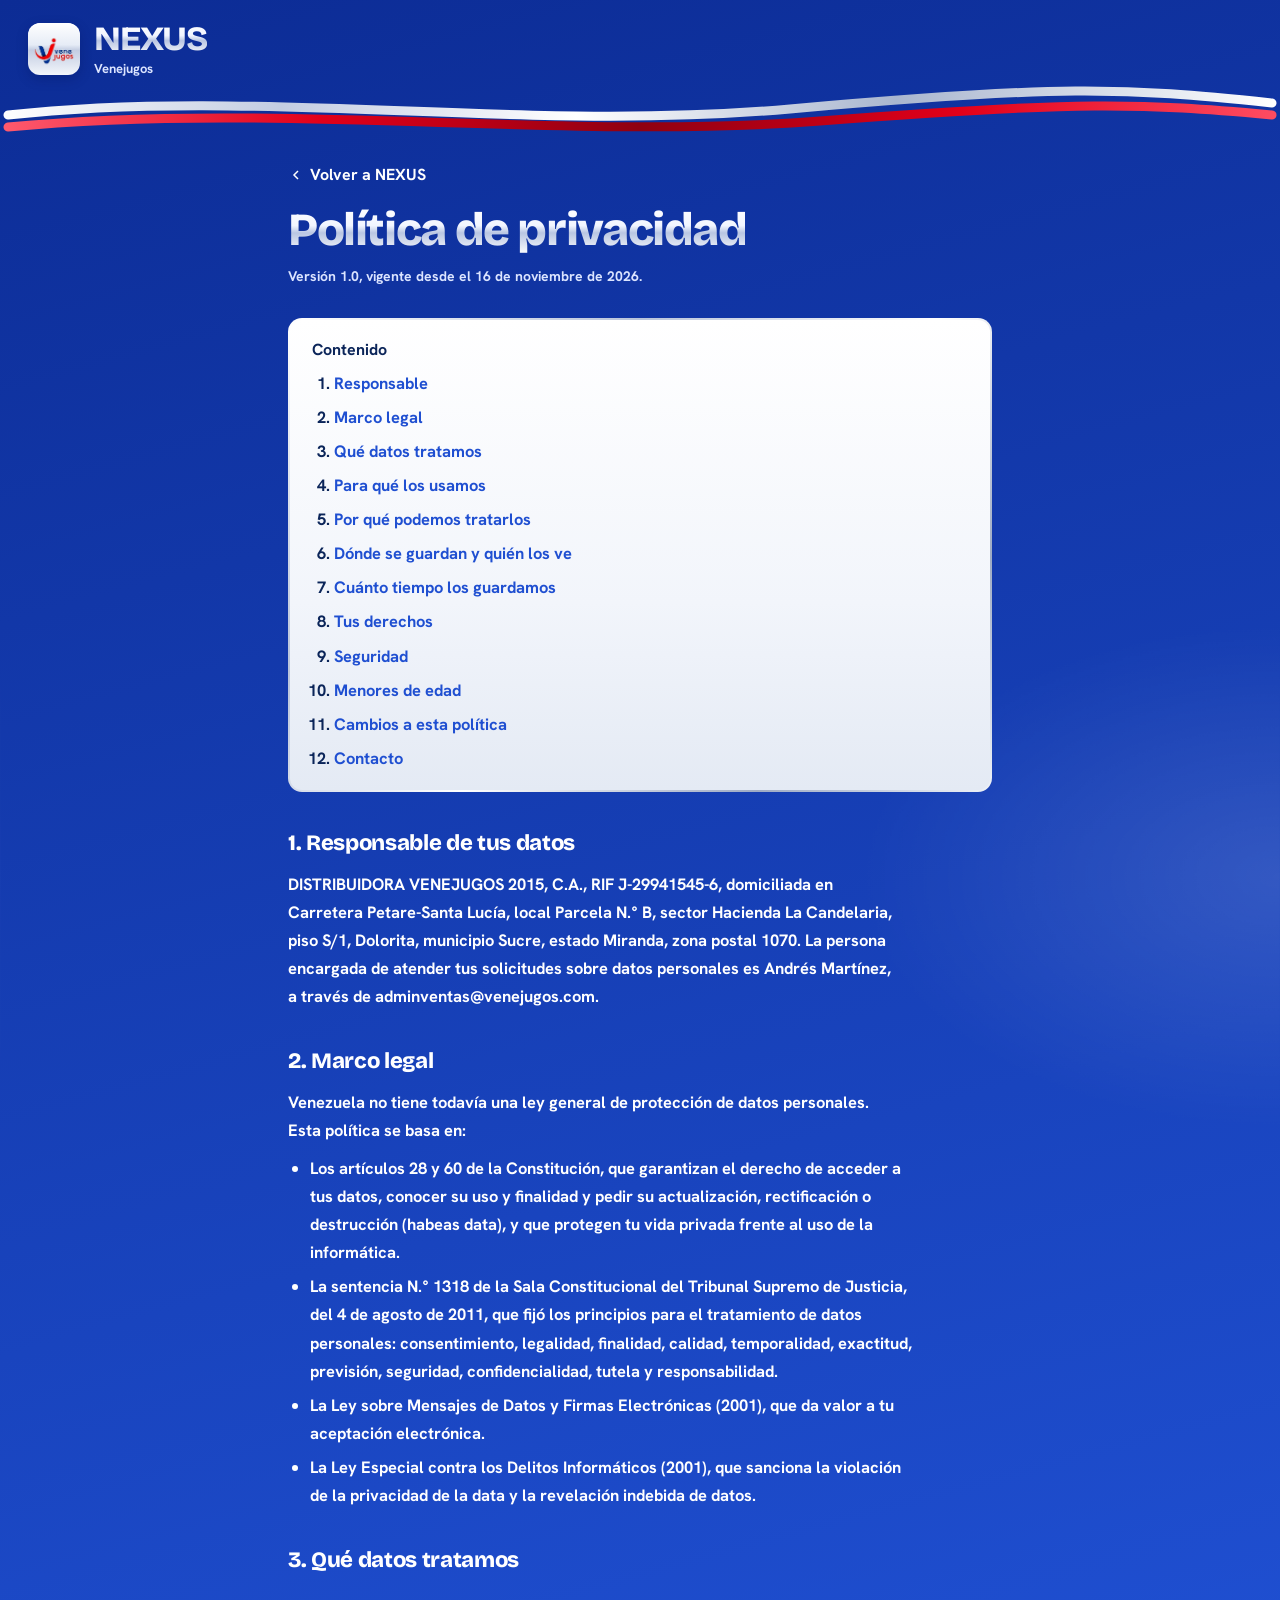
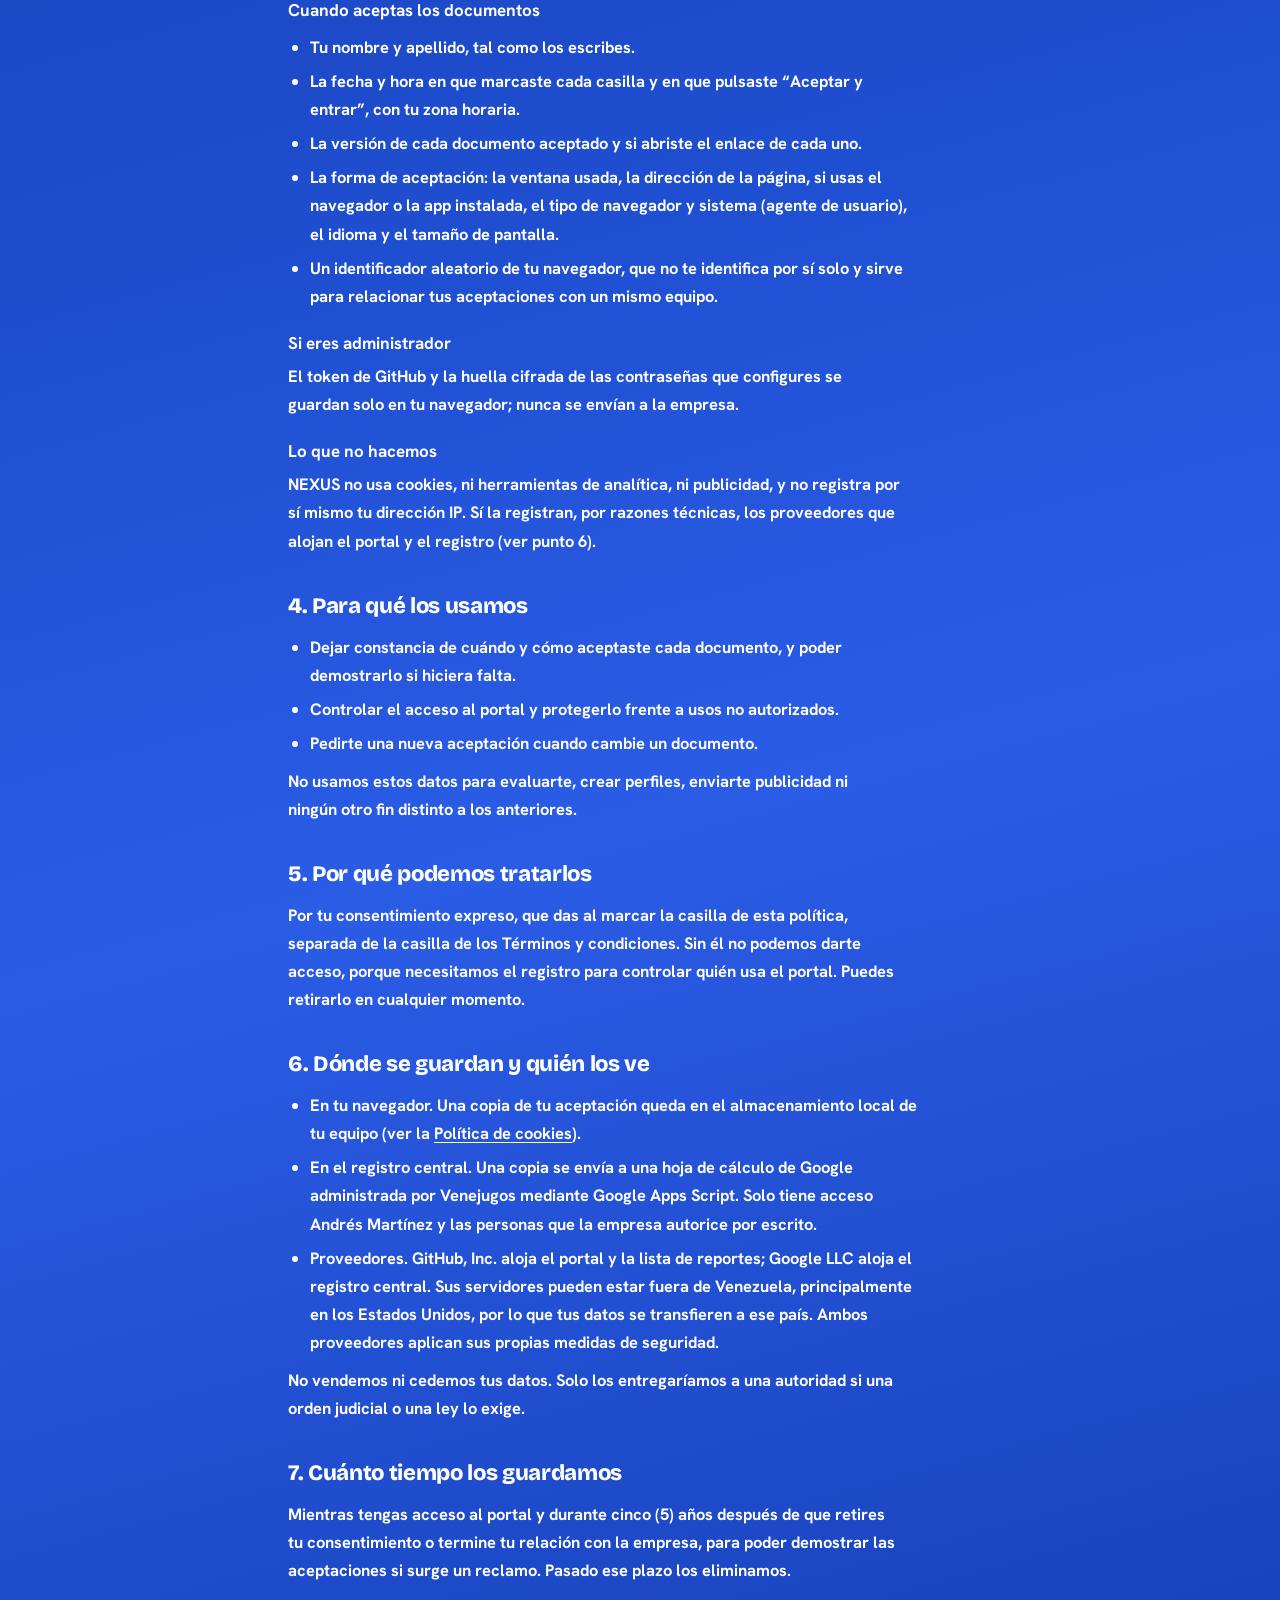
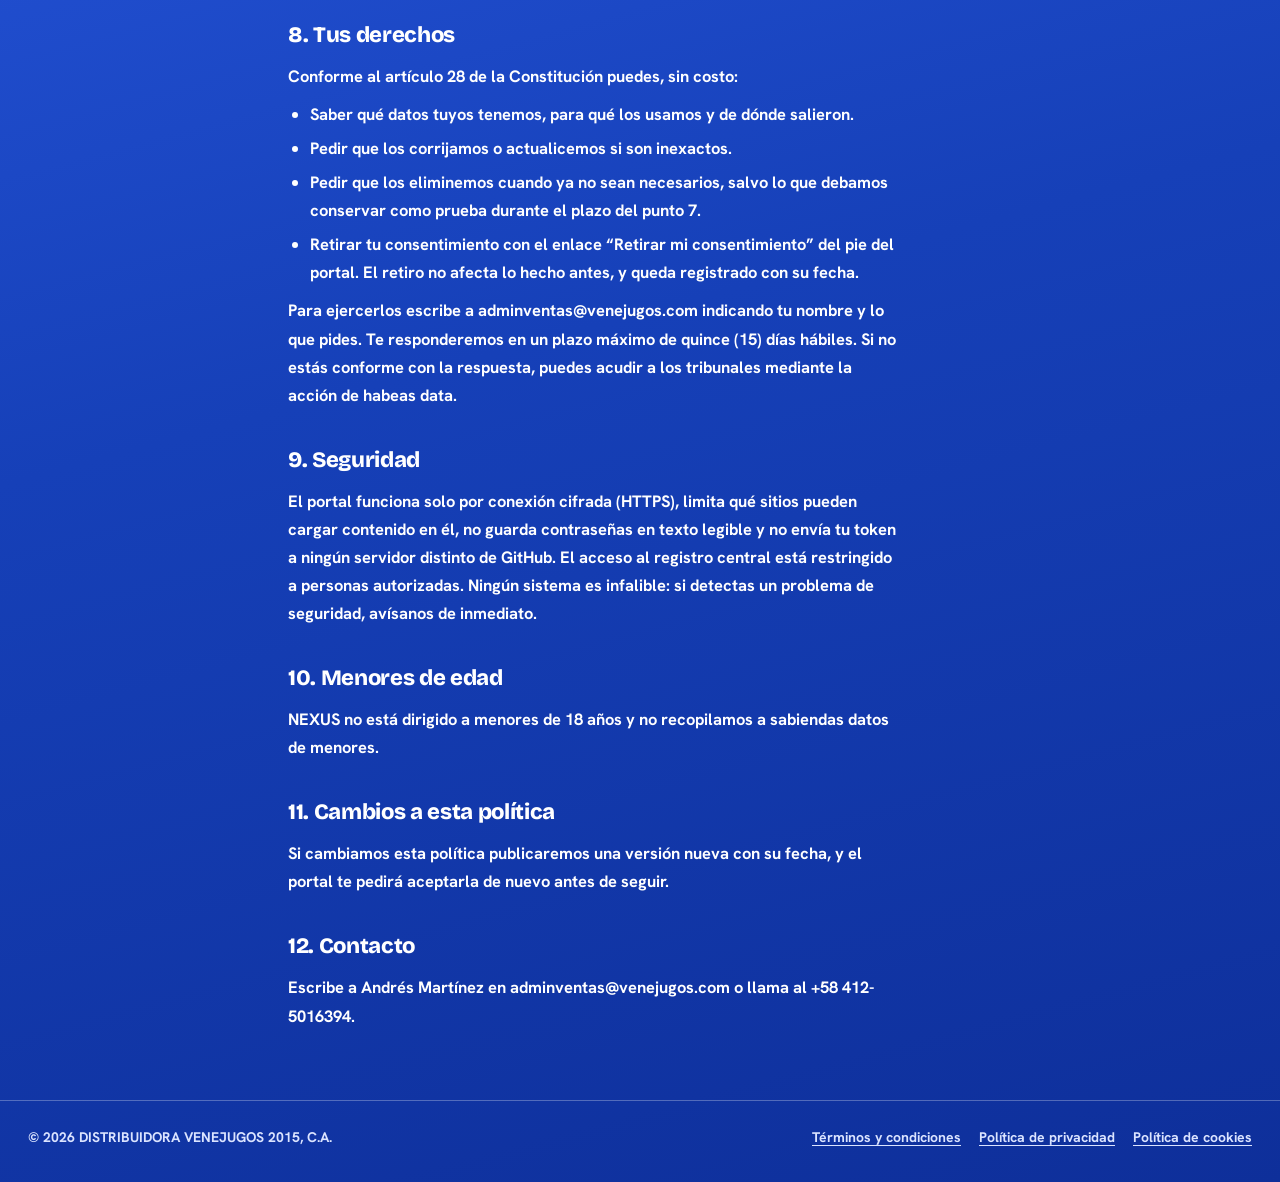
<file: privacidad.html>
<!DOCTYPE html>
<html lang="es">
<head>
  <meta charset="UTF-8">
  <meta name="viewport" content="width=device-width, initial-scale=1, viewport-fit=cover">
  <meta http-equiv="Content-Security-Policy" content="default-src 'self'; script-src 'self'; style-src 'self' 'unsafe-inline'; img-src 'self' data:; font-src 'self'; connect-src 'self'; object-src 'none'; base-uri 'self'">
  <title>Política de privacidad · NEXUS</title>
  <link rel="stylesheet" href="nexus.css">
  <link rel="icon" href="icon-192.png">
  <meta name="theme-color" content="#1a4fe8">
</head>
<body class="entra">
  <a class="saltar" href="#doc">Saltar al contenido</a>
  <header class="masthead">
    <a class="marca" href="./" aria-label="Volver a NEXUS">
      <img src="logo-venejugos.png" alt="Venejugos" width="52" height="52">
      <span class="marca-texto"><span class="wordmark">NEXUS</span><span class="marca-sub">Venejugos</span></span>
    </a>
  </header>
  <svg class="cinta" viewBox="0 0 1280 60" aria-hidden="true" focusable="false">
    <defs>
      <linearGradient id="metal-plata" gradientUnits="userSpaceOnUse" x1="0" y1="0" x2="1280" y2="0"><stop offset="0" stop-color="#ffffff"/><stop offset=".22" stop-color="#c3cde2"/><stop offset=".45" stop-color="#ffffff"/><stop offset=".7" stop-color="#a9b6cf"/><stop offset="1" stop-color="#ffffff"/></linearGradient>
      <linearGradient id="metal-rojo" gradientUnits="userSpaceOnUse" x1="0" y1="0" x2="1280" y2="0"><stop offset="0" stop-color="#ff5a6e"/><stop offset=".25" stop-color="#e2001a"/><stop offset=".5" stop-color="#8f0011"/><stop offset=".75" stop-color="#e2001a"/><stop offset="1" stop-color="#ff4d63"/></linearGradient>
    </defs>
    <path class="c-azul" pathLength="1600" d="M8 34 C 260 6, 520 52, 790 28 S 1120 6, 1272 22"/>
    <path class="c-rojo" pathLength="1600" d="M8 46 C 280 20, 560 60, 820 40 S 1140 22, 1272 34"/>
  </svg>
  <article class="doc" id="doc">
    <a class="volver" href="./"><svg width="16" height="16" viewBox="0 0 24 24" fill="none" stroke="currentColor" stroke-width="2.2" aria-hidden="true"><path d="M15 18l-6-6 6-6"/></svg>Volver a NEXUS</a>
    <h1>Política de privacidad</h1>
    <p class="vigencia">Versión <span data-legal="version.privacidad">1.0</span>, vigente desde el <span data-legal="vigencia">16 de noviembre de 2026</span>.</p>
    <nav class="indice" aria-label="Contenido"><strong>Contenido</strong><ol><li><a href="#responsable">Responsable</a></li><li><a href="#marco">Marco legal</a></li><li><a href="#datos">Qué datos tratamos</a></li><li><a href="#fines">Para qué los usamos</a></li><li><a href="#base">Por qué podemos tratarlos</a></li><li><a href="#donde">Dónde se guardan y quién los ve</a></li><li><a href="#plazo">Cuánto tiempo los guardamos</a></li><li><a href="#derechos">Tus derechos</a></li><li><a href="#seguridad">Seguridad</a></li><li><a href="#menores">Menores de edad</a></li><li><a href="#cambios">Cambios a esta política</a></li><li><a href="#contacto">Contacto</a></li></ol></nav>

<h2 id="responsable">1. Responsable de tus datos</h2>
<p><span data-legal="empresa.razon" class="dato">[Razón social]</span>, RIF <span data-legal="empresa.rif" class="dato">[RIF]</span>, domiciliada en <span data-legal="empresa.direccion" class="dato">[Dirección]</span>, <span data-legal="empresa.ciudad" class="dato">[Ciudad]</span>. La persona encargada de atender tus solicitudes sobre datos personales es <span data-legal="empresa.responsable" class="dato">[cargo]</span>, a través de <span data-legal="empresa.correo" class="dato">[correo]</span>.</p>

<h2 id="marco">2. Marco legal</h2>
<p>Venezuela no tiene todavía una ley general de protección de datos personales. Esta política se basa en:</p>
<ul>
  <li>Los artículos 28 y 60 de la Constitución, que garantizan el derecho de acceder a tus datos, conocer su uso y finalidad y pedir su actualización, rectificación o destrucción (habeas data), y que protegen tu vida privada frente al uso de la informática.</li>
  <li>La sentencia N.° 1318 de la Sala Constitucional del Tribunal Supremo de Justicia, del 4 de agosto de 2011, que fijó los principios para el tratamiento de datos personales: consentimiento, legalidad, finalidad, calidad, temporalidad, exactitud, previsión, seguridad, confidencialidad, tutela y responsabilidad.</li>
  <li>La Ley sobre Mensajes de Datos y Firmas Electrónicas (2001), que da valor a tu aceptación electrónica.</li>
  <li>La Ley Especial contra los Delitos Informáticos (2001), que sanciona la violación de la privacidad de la data y la revelación indebida de datos.</li>
</ul>

<h2 id="datos">3. Qué datos tratamos</h2>
<h3>Cuando aceptas los documentos</h3>
<ul>
  <li>Tu nombre y apellido, tal como los escribes.</li>
  <li>La fecha y hora en que marcaste cada casilla y en que pulsaste “Aceptar y entrar”, con tu zona horaria.</li>
  <li>La versión de cada documento aceptado y si abriste el enlace de cada uno.</li>
  <li>La forma de aceptación: la ventana usada, la dirección de la página, si usas el navegador o la app instalada, el tipo de navegador y sistema (agente de usuario), el idioma y el tamaño de pantalla.</li>
  <li>Un identificador aleatorio de tu navegador, que no te identifica por sí solo y sirve para relacionar tus aceptaciones con un mismo equipo.</li>
</ul>
<h3>Si eres administrador</h3>
<p>El token de GitHub y la huella cifrada de las contraseñas que configures se guardan solo en tu navegador; nunca se envían a la empresa.</p>
<h3>Lo que no hacemos</h3>
<p>NEXUS no usa cookies, ni herramientas de analítica, ni publicidad, y no registra por sí mismo tu dirección IP. Sí la registran, por razones técnicas, los proveedores que alojan el portal y el registro (ver punto 6).</p>

<h2 id="fines">4. Para qué los usamos</h2>
<ul>
  <li>Dejar constancia de cuándo y cómo aceptaste cada documento, y poder demostrarlo si hiciera falta.</li>
  <li>Controlar el acceso al portal y protegerlo frente a usos no autorizados.</li>
  <li>Pedirte una nueva aceptación cuando cambie un documento.</li>
</ul>
<p>No usamos estos datos para evaluarte, crear perfiles, enviarte publicidad ni ningún otro fin distinto a los anteriores.</p>

<h2 id="base">5. Por qué podemos tratarlos</h2>
<p>Por tu consentimiento expreso, que das al marcar la casilla de esta política, separada de la casilla de los Términos y condiciones. Sin él no podemos darte acceso, porque necesitamos el registro para controlar quién usa el portal. Puedes retirarlo en cualquier momento.</p>

<h2 id="donde">6. Dónde se guardan y quién los ve</h2>
<ul>
  <li><strong>En tu navegador.</strong> Una copia de tu aceptación queda en el almacenamiento local de tu equipo (ver la <a href="cookies.html">Política de cookies</a>).</li>
  <li><strong>En el registro central.</strong> Una copia se envía a una hoja de cálculo de Google administrada por Venejugos mediante Google Apps Script. Solo tiene acceso <span data-legal="empresa.responsable" class="dato">[cargo]</span> y las personas que la empresa autorice por escrito.</li>
  <li><strong>Proveedores.</strong> GitHub, Inc. aloja el portal y la lista de reportes; Google LLC aloja el registro central. Sus servidores pueden estar fuera de Venezuela, principalmente en los Estados Unidos, por lo que tus datos se transfieren a ese país. Ambos proveedores aplican sus propias medidas de seguridad.</li>
</ul>
<p>No vendemos ni cedemos tus datos. Solo los entregaríamos a una autoridad si una orden judicial o una ley lo exige.</p>

<h2 id="plazo">7. Cuánto tiempo los guardamos</h2>
<p>Mientras tengas acceso al portal y durante <span data-legal="empresa.conservacion" class="dato">[plazo]</span> después de que retires tu consentimiento o termine tu relación con la empresa, para poder demostrar las aceptaciones si surge un reclamo. Pasado ese plazo los eliminamos.</p>

<h2 id="derechos">8. Tus derechos</h2>
<p>Conforme al artículo 28 de la Constitución puedes, sin costo:</p>
<ul>
  <li>Saber qué datos tuyos tenemos, para qué los usamos y de dónde salieron.</li>
  <li>Pedir que los corrijamos o actualicemos si son inexactos.</li>
  <li>Pedir que los eliminemos cuando ya no sean necesarios, salvo lo que debamos conservar como prueba durante el plazo del punto 7.</li>
  <li>Retirar tu consentimiento con el enlace “Retirar mi consentimiento” del pie del portal. El retiro no afecta lo hecho antes, y queda registrado con su fecha.</li>
</ul>
<p>Para ejercerlos escribe a <span data-legal="empresa.correo" class="dato">[correo]</span> indicando tu nombre y lo que pides. Te responderemos en un plazo máximo de quince (15) días hábiles. Si no estás conforme con la respuesta, puedes acudir a los tribunales mediante la acción de habeas data.</p>

<h2 id="seguridad">9. Seguridad</h2>
<p>El portal funciona solo por conexión cifrada (HTTPS), limita qué sitios pueden cargar contenido en él, no guarda contraseñas en texto legible y no envía tu token a ningún servidor distinto de GitHub. El acceso al registro central está restringido a personas autorizadas. Ningún sistema es infalible: si detectas un problema de seguridad, avísanos de inmediato.</p>

<h2 id="menores">10. Menores de edad</h2>
<p>NEXUS no está dirigido a menores de 18 años y no recopilamos a sabiendas datos de menores.</p>

<h2 id="cambios">11. Cambios a esta política</h2>
<p>Si cambiamos esta política publicaremos una versión nueva con su fecha, y el portal te pedirá aceptarla de nuevo antes de seguir.</p>

<h2 id="contacto">12. Contacto</h2>
<p>Escribe a <span data-legal="empresa.responsable" class="dato">[cargo]</span> en <span data-legal="empresa.correo" class="dato">[correo]</span> o llama al <span data-legal="empresa.telefono" class="dato">[teléfono]</span>.</p>

  </article>
  <footer class="pie-sitio">
    <span>© 2026 <span data-legal="empresa.razon" class="dato">Venejugos</span></span>
    <span class="espacio"></span>
    <nav aria-label="Documentos legales">
      <a href="terminos.html">Términos y condiciones</a>
      <a href="privacidad.html">Política de privacidad</a>
      <a href="cookies.html">Política de cookies</a>
    </nav>
  </footer>
  <script src="legal.js"></script>
</body>
</html>
</file>
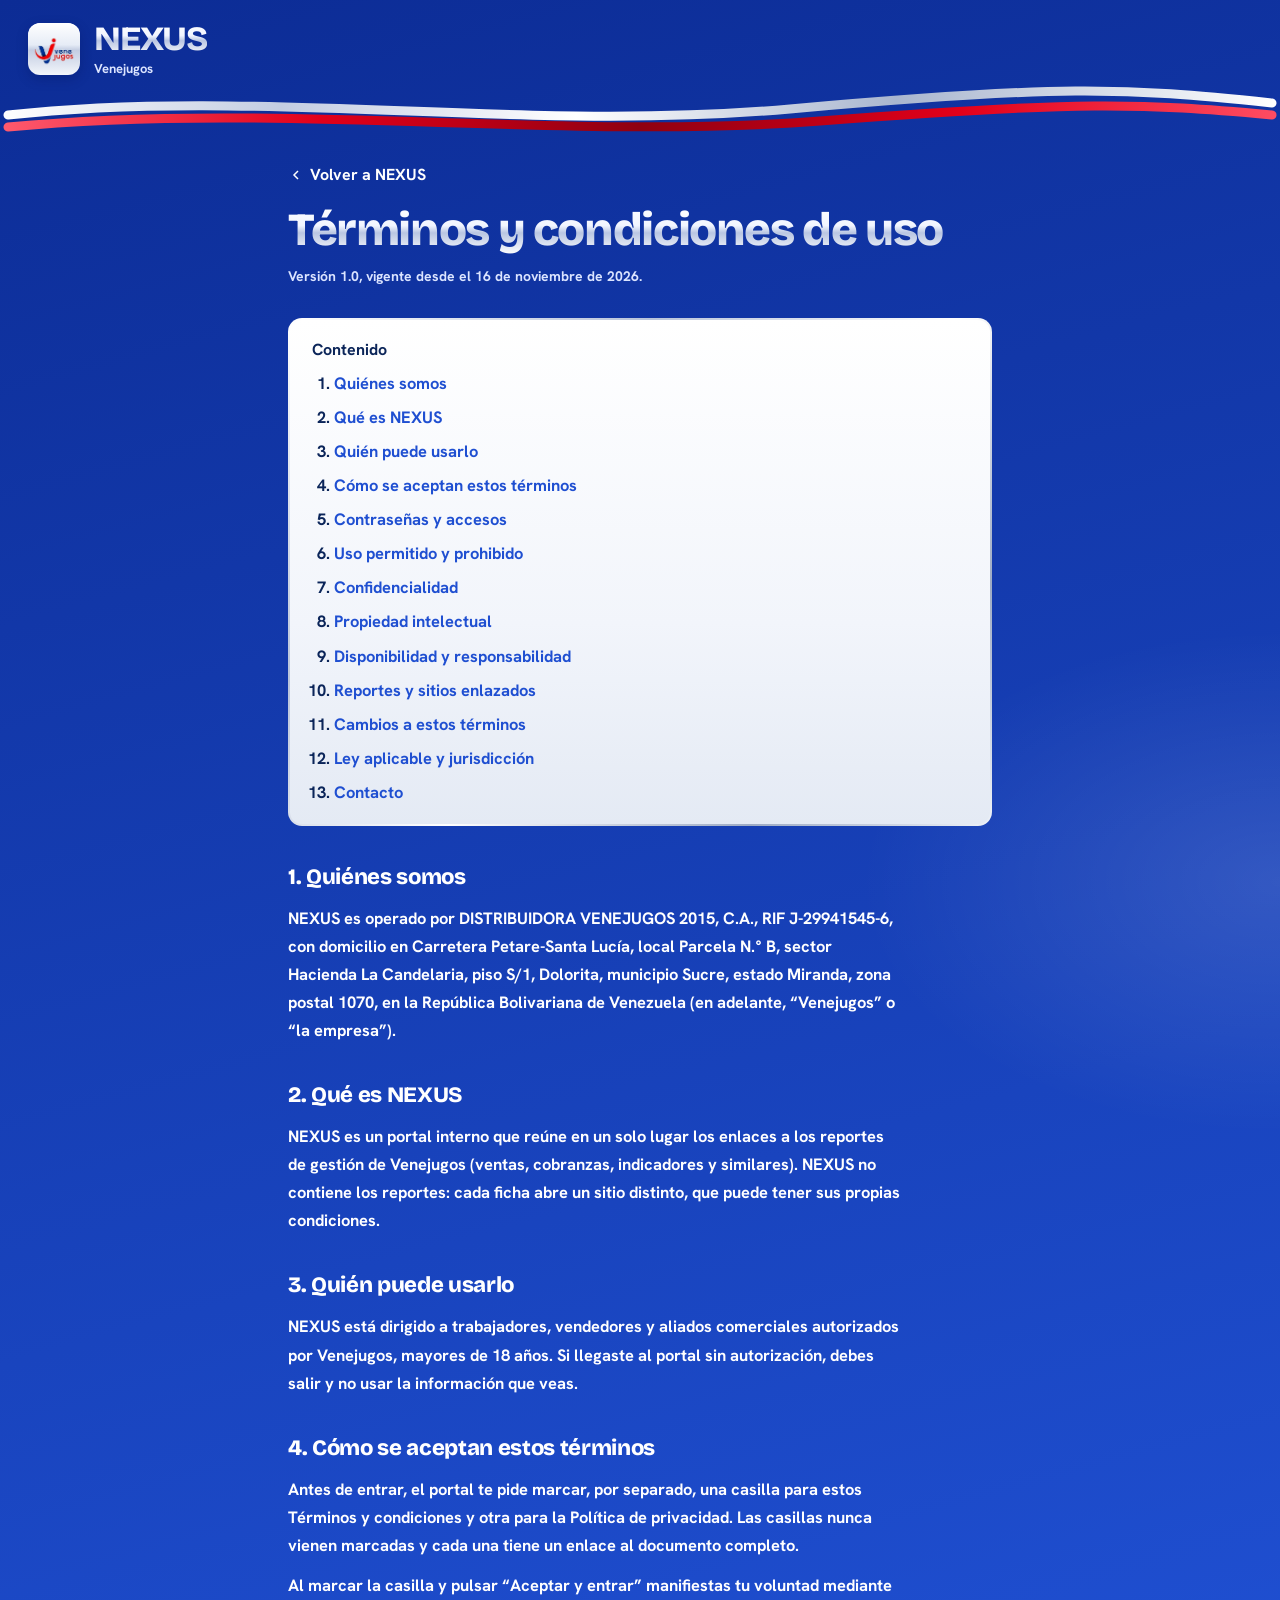
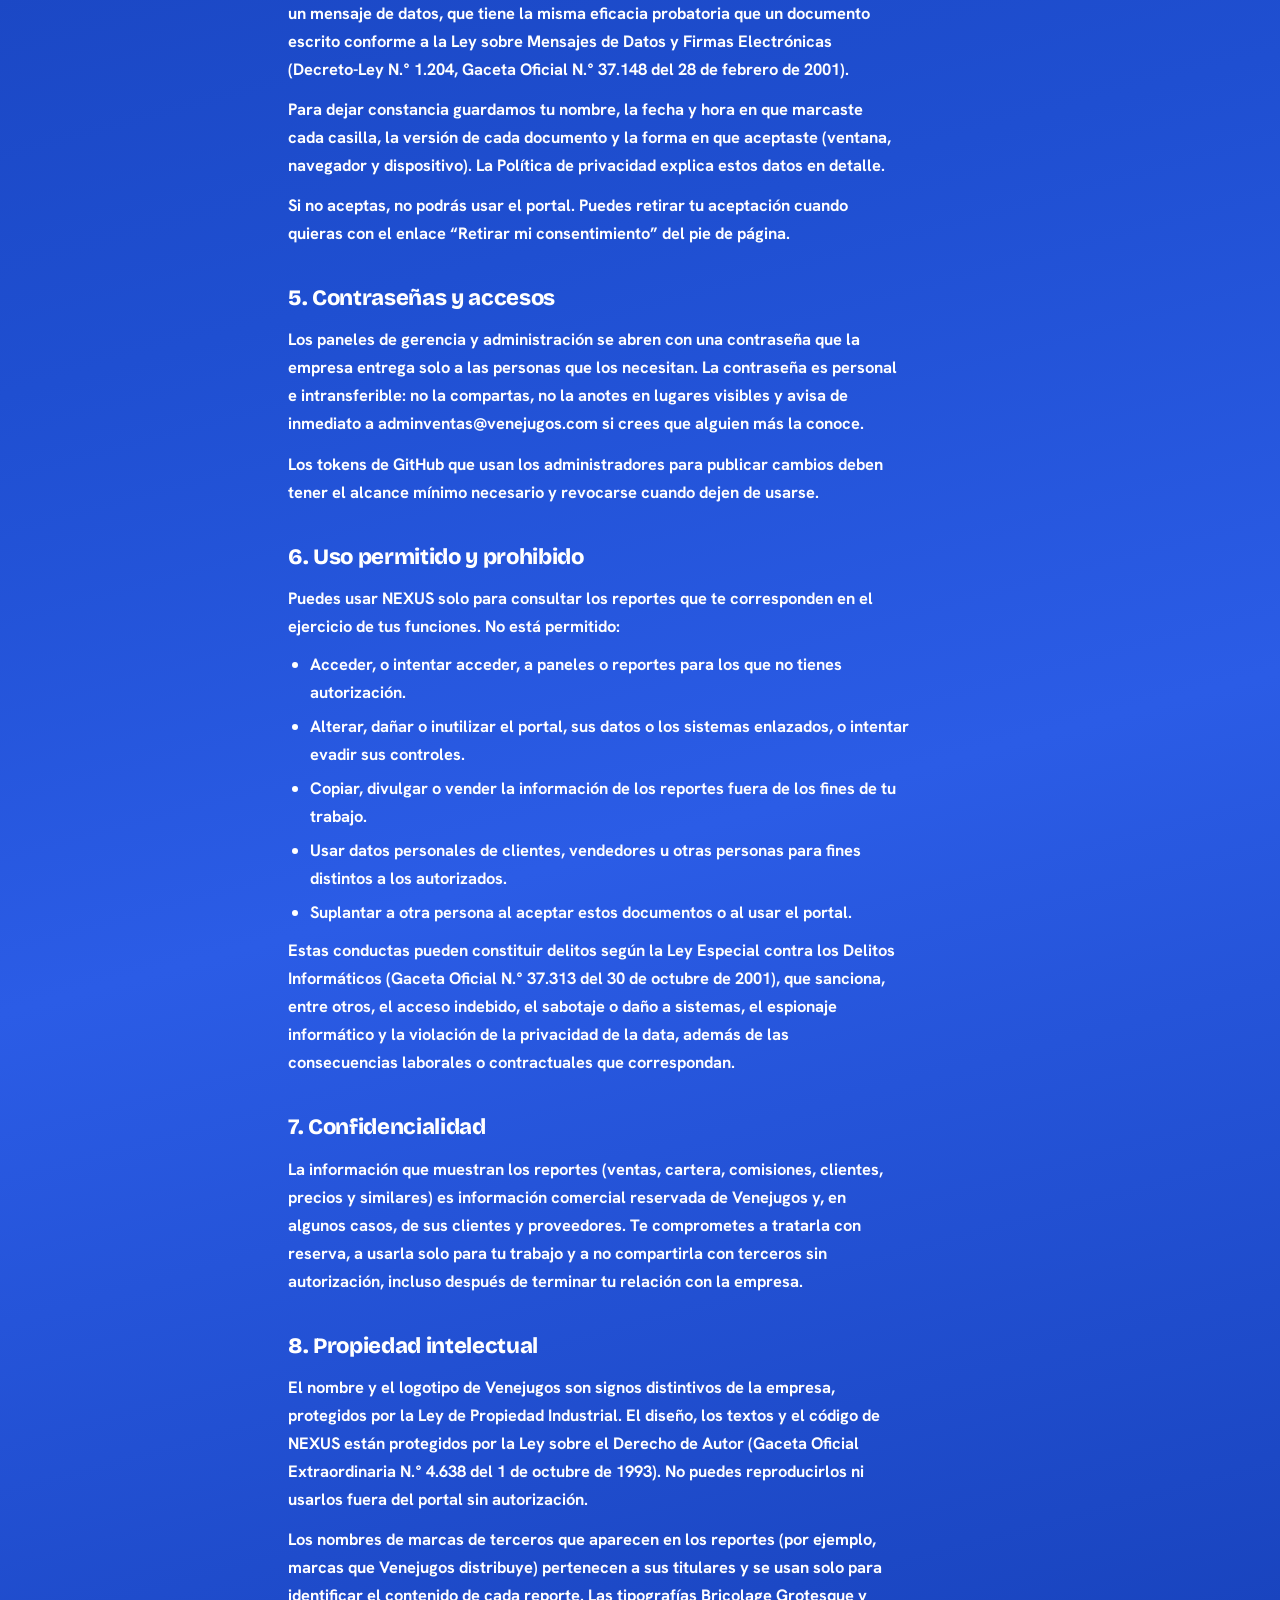
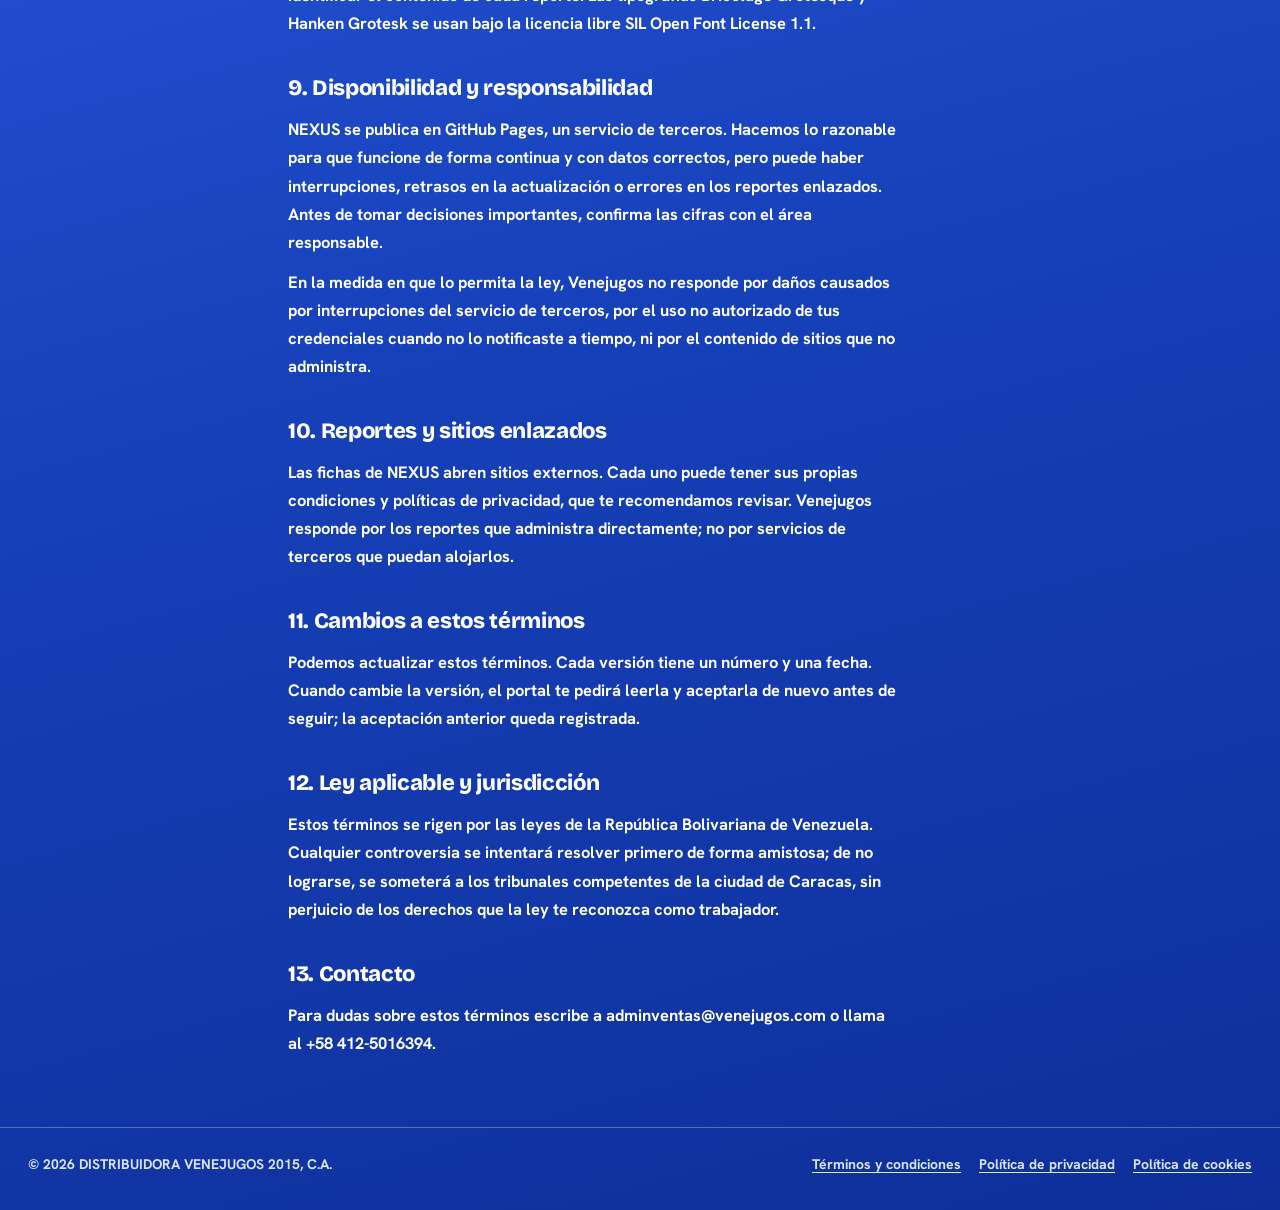
<file: terminos.html>
<!DOCTYPE html>
<html lang="es">
<head>
  <meta charset="UTF-8">
  <meta name="viewport" content="width=device-width, initial-scale=1, viewport-fit=cover">
  <meta http-equiv="Content-Security-Policy" content="default-src 'self'; script-src 'self'; style-src 'self' 'unsafe-inline'; img-src 'self' data:; font-src 'self'; connect-src 'self'; object-src 'none'; base-uri 'self'">
  <title>Términos y condiciones · NEXUS</title>
  <link rel="stylesheet" href="nexus.css">
  <link rel="icon" href="icon-192.png">
  <meta name="theme-color" content="#1a4fe8">
</head>
<body class="entra">
  <a class="saltar" href="#doc">Saltar al contenido</a>
  <header class="masthead">
    <a class="marca" href="./" aria-label="Volver a NEXUS">
      <img src="logo-venejugos.png" alt="Venejugos" width="52" height="52">
      <span class="marca-texto"><span class="wordmark">NEXUS</span><span class="marca-sub">Venejugos</span></span>
    </a>
  </header>
  <svg class="cinta" viewBox="0 0 1280 60" aria-hidden="true" focusable="false">
    <defs>
      <linearGradient id="metal-plata" gradientUnits="userSpaceOnUse" x1="0" y1="0" x2="1280" y2="0"><stop offset="0" stop-color="#ffffff"/><stop offset=".22" stop-color="#c3cde2"/><stop offset=".45" stop-color="#ffffff"/><stop offset=".7" stop-color="#a9b6cf"/><stop offset="1" stop-color="#ffffff"/></linearGradient>
      <linearGradient id="metal-rojo" gradientUnits="userSpaceOnUse" x1="0" y1="0" x2="1280" y2="0"><stop offset="0" stop-color="#ff5a6e"/><stop offset=".25" stop-color="#e2001a"/><stop offset=".5" stop-color="#8f0011"/><stop offset=".75" stop-color="#e2001a"/><stop offset="1" stop-color="#ff4d63"/></linearGradient>
    </defs>
    <path class="c-azul" pathLength="1600" d="M8 34 C 260 6, 520 52, 790 28 S 1120 6, 1272 22"/>
    <path class="c-rojo" pathLength="1600" d="M8 46 C 280 20, 560 60, 820 40 S 1140 22, 1272 34"/>
  </svg>
  <article class="doc" id="doc">
    <a class="volver" href="./"><svg width="16" height="16" viewBox="0 0 24 24" fill="none" stroke="currentColor" stroke-width="2.2" aria-hidden="true"><path d="M15 18l-6-6 6-6"/></svg>Volver a NEXUS</a>
    <h1>Términos y condiciones de uso</h1>
    <p class="vigencia">Versión <span data-legal="version.terminos">1.0</span>, vigente desde el <span data-legal="vigencia">16 de noviembre de 2026</span>.</p>
    <nav class="indice" aria-label="Contenido"><strong>Contenido</strong><ol><li><a href="#quien">Quiénes somos</a></li><li><a href="#que">Qué es NEXUS</a></li><li><a href="#usuarios">Quién puede usarlo</a></li><li><a href="#aceptacion">Cómo se aceptan estos términos</a></li><li><a href="#accesos">Contraseñas y accesos</a></li><li><a href="#uso">Uso permitido y prohibido</a></li><li><a href="#confidencial">Confidencialidad</a></li><li><a href="#propiedad">Propiedad intelectual</a></li><li><a href="#responsabilidad">Disponibilidad y responsabilidad</a></li><li><a href="#enlaces">Reportes y sitios enlazados</a></li><li><a href="#cambios">Cambios a estos términos</a></li><li><a href="#ley">Ley aplicable y jurisdicción</a></li><li><a href="#contacto">Contacto</a></li></ol></nav>

<h2 id="quien">1. Quiénes somos</h2>
<p>NEXUS es operado por <span data-legal="empresa.razon" class="dato">[Razón social]</span>, RIF <span data-legal="empresa.rif" class="dato">[RIF]</span>, con domicilio en <span data-legal="empresa.direccion" class="dato">[Dirección]</span>, <span data-legal="empresa.ciudad" class="dato">[Ciudad]</span>, en la República Bolivariana de Venezuela (en adelante, “Venejugos” o “la empresa”).</p>

<h2 id="que">2. Qué es NEXUS</h2>
<p>NEXUS es un portal interno que reúne en un solo lugar los enlaces a los reportes de gestión de Venejugos (ventas, cobranzas, indicadores y similares). NEXUS no contiene los reportes: cada ficha abre un sitio distinto, que puede tener sus propias condiciones.</p>

<h2 id="usuarios">3. Quién puede usarlo</h2>
<p>NEXUS está dirigido a trabajadores, vendedores y aliados comerciales autorizados por Venejugos, mayores de 18 años. Si llegaste al portal sin autorización, debes salir y no usar la información que veas.</p>

<h2 id="aceptacion">4. Cómo se aceptan estos términos</h2>
<p>Antes de entrar, el portal te pide marcar, por separado, una casilla para estos Términos y condiciones y otra para la Política de privacidad. Las casillas nunca vienen marcadas y cada una tiene un enlace al documento completo.</p>
<p>Al marcar la casilla y pulsar “Aceptar y entrar” manifiestas tu voluntad mediante un mensaje de datos, que tiene la misma eficacia probatoria que un documento escrito conforme a la Ley sobre Mensajes de Datos y Firmas Electrónicas (Decreto-Ley N.° 1.204, Gaceta Oficial N.° 37.148 del 28 de febrero de 2001).</p>
<p>Para dejar constancia guardamos tu nombre, la fecha y hora en que marcaste cada casilla, la versión de cada documento y la forma en que aceptaste (ventana, navegador y dispositivo). La Política de privacidad explica estos datos en detalle.</p>
<p>Si no aceptas, no podrás usar el portal. Puedes retirar tu aceptación cuando quieras con el enlace “Retirar mi consentimiento” del pie de página.</p>

<h2 id="accesos">5. Contraseñas y accesos</h2>
<p>Los paneles de gerencia y administración se abren con una contraseña que la empresa entrega solo a las personas que los necesitan. La contraseña es personal e intransferible: no la compartas, no la anotes en lugares visibles y avisa de inmediato a <span data-legal="empresa.correo" class="dato">[correo]</span> si crees que alguien más la conoce.</p>
<p>Los tokens de GitHub que usan los administradores para publicar cambios deben tener el alcance mínimo necesario y revocarse cuando dejen de usarse.</p>

<h2 id="uso">6. Uso permitido y prohibido</h2>
<p>Puedes usar NEXUS solo para consultar los reportes que te corresponden en el ejercicio de tus funciones. No está permitido:</p>
<ul>
  <li>Acceder, o intentar acceder, a paneles o reportes para los que no tienes autorización.</li>
  <li>Alterar, dañar o inutilizar el portal, sus datos o los sistemas enlazados, o intentar evadir sus controles.</li>
  <li>Copiar, divulgar o vender la información de los reportes fuera de los fines de tu trabajo.</li>
  <li>Usar datos personales de clientes, vendedores u otras personas para fines distintos a los autorizados.</li>
  <li>Suplantar a otra persona al aceptar estos documentos o al usar el portal.</li>
</ul>
<p>Estas conductas pueden constituir delitos según la Ley Especial contra los Delitos Informáticos (Gaceta Oficial N.° 37.313 del 30 de octubre de 2001), que sanciona, entre otros, el acceso indebido, el sabotaje o daño a sistemas, el espionaje informático y la violación de la privacidad de la data, además de las consecuencias laborales o contractuales que correspondan.</p>

<h2 id="confidencial">7. Confidencialidad</h2>
<p>La información que muestran los reportes (ventas, cartera, comisiones, clientes, precios y similares) es información comercial reservada de Venejugos y, en algunos casos, de sus clientes y proveedores. Te comprometes a tratarla con reserva, a usarla solo para tu trabajo y a no compartirla con terceros sin autorización, incluso después de terminar tu relación con la empresa.</p>

<h2 id="propiedad">8. Propiedad intelectual</h2>
<p>El nombre y el logotipo de Venejugos son signos distintivos de la empresa, protegidos por la Ley de Propiedad Industrial. El diseño, los textos y el código de NEXUS están protegidos por la Ley sobre el Derecho de Autor (Gaceta Oficial Extraordinaria N.° 4.638 del 1 de octubre de 1993). No puedes reproducirlos ni usarlos fuera del portal sin autorización.</p>
<p>Los nombres de marcas de terceros que aparecen en los reportes (por ejemplo, marcas que Venejugos distribuye) pertenecen a sus titulares y se usan solo para identificar el contenido de cada reporte. Las tipografías Bricolage Grotesque y Hanken Grotesk se usan bajo la licencia libre SIL Open Font License 1.1.</p>

<h2 id="responsabilidad">9. Disponibilidad y responsabilidad</h2>
<p>NEXUS se publica en GitHub Pages, un servicio de terceros. Hacemos lo razonable para que funcione de forma continua y con datos correctos, pero puede haber interrupciones, retrasos en la actualización o errores en los reportes enlazados. Antes de tomar decisiones importantes, confirma las cifras con el área responsable.</p>
<p>En la medida en que lo permita la ley, Venejugos no responde por daños causados por interrupciones del servicio de terceros, por el uso no autorizado de tus credenciales cuando no lo notificaste a tiempo, ni por el contenido de sitios que no administra.</p>

<h2 id="enlaces">10. Reportes y sitios enlazados</h2>
<p>Las fichas de NEXUS abren sitios externos. Cada uno puede tener sus propias condiciones y políticas de privacidad, que te recomendamos revisar. Venejugos responde por los reportes que administra directamente; no por servicios de terceros que puedan alojarlos.</p>

<h2 id="cambios">11. Cambios a estos términos</h2>
<p>Podemos actualizar estos términos. Cada versión tiene un número y una fecha. Cuando cambie la versión, el portal te pedirá leerla y aceptarla de nuevo antes de seguir; la aceptación anterior queda registrada.</p>

<h2 id="ley">12. Ley aplicable y jurisdicción</h2>
<p>Estos términos se rigen por las leyes de la República Bolivariana de Venezuela. Cualquier controversia se intentará resolver primero de forma amistosa; de no lograrse, se someterá a los tribunales competentes de <span data-legal="empresa.tribunales" class="dato">[ciudad]</span>, sin perjuicio de los derechos que la ley te reconozca como trabajador.</p>

<h2 id="contacto">13. Contacto</h2>
<p>Para dudas sobre estos términos escribe a <span data-legal="empresa.correo" class="dato">[correo]</span> o llama al <span data-legal="empresa.telefono" class="dato">[teléfono]</span>.</p>

  </article>
  <footer class="pie-sitio">
    <span>© 2026 <span data-legal="empresa.razon" class="dato">Venejugos</span></span>
    <span class="espacio"></span>
    <nav aria-label="Documentos legales">
      <a href="terminos.html">Términos y condiciones</a>
      <a href="privacidad.html">Política de privacidad</a>
      <a href="cookies.html">Política de cookies</a>
    </nav>
  </footer>
  <script src="legal.js"></script>
</body>
</html>
</file>
<file: nexus.css>
/* NEXUS · hoja de estilos compartida (portal, documentos legales y 404) */

@font-face {
  font-family: "Bricolage";
  src: url("bricolage.woff2") format("woff2-variations");
  font-weight: 200 800;
  font-display: swap;
}
@font-face {
  font-family: "Hanken";
  src: url("hanken.woff2") format("woff2-variations");
  font-weight: 100 900;
  font-display: swap;
}

:root {
  color-scheme: dark;
  --tinta: #ffffff;
  --suave: #dce6ff;
  --azul: #ffffff;
  --azul-hondo: #e3ebff;
  --azul-claro: rgba(255, 255, 255, .16);
  --rojo: #ff2d4b;
  --rojo-hondo: #e0102f;
  --papel: #1a4fe8;
  --superficie: #1240c4;
  --linea: #5b86ff;
  --ok: #8af5bd;
  --ok-fondo: rgba(138, 245, 189, .18);
  --error-fondo: rgba(255, 45, 75, .32);
  --foco: #ffe14d;
  --r-s: 8px;
  --r-m: 14px;
  --display: "Bricolage", "Segoe UI", system-ui, sans-serif;
  --texto: "Hanken", "Segoe UI", system-ui, sans-serif;
  --ease: cubic-bezier(.2, .8, .2, 1);
}

*, *::before, *::after { box-sizing: border-box; margin: 0; padding: 0; }
html { -webkit-text-size-adjust: 100%; scroll-padding-top: env(safe-area-inset-top, 0px); }
body {
  font-family: var(--texto);
  font-size: 16px;
  font-weight: 700;
  line-height: 1.55;
  color: var(--tinta);
  background: var(--papel);
  min-height: 100vh;
  min-height: 100dvh;
  padding-top: env(safe-area-inset-top, 0px);
  padding-bottom: env(safe-area-inset-bottom, 0px);
  -webkit-tap-highlight-color: transparent;
}
img { max-width: 100%; }
[hidden] { display: none !important; }
a { color: var(--azul); text-underline-offset: 3px; }
a:hover { color: var(--azul-hondo); }
:focus-visible { outline: 3px solid var(--foco); outline-offset: 2px; border-radius: 4px; }
.visually-hidden {
  position: absolute; width: 1px; height: 1px; overflow: hidden;
  clip: rect(0 0 0 0); white-space: nowrap;
}
.saltar {
  position: absolute; left: 12px; top: -60px; z-index: 50;
  background: #fff; color: var(--papel); padding: 10px 16px; border-radius: var(--r-s);
}
.saltar:focus { top: 12px; color: var(--papel); }

/* ---------- Encabezado con la cinta ---------- */
.masthead {
  position: relative;
  max-width: 1280px;
  margin: 0 auto;
  padding: 22px 28px 0;
  display: flex;
  align-items: center;
  gap: 18px;
  flex-wrap: wrap;
}
.marca { display: flex; align-items: center; gap: 14px; text-decoration: none; color: inherit; }
.marca img { width: 52px; height: 52px; object-fit: contain; border-radius: 12px; background: #fff; padding: 4px; }
.marca-texto { display: flex; flex-direction: column; line-height: 1; }
.wordmark {
  font-family: var(--display);
  font-weight: 800;
  font-size: 34px;
  letter-spacing: -0.035em;
  font-variation-settings: "wdth" 80;
}
.marca-sub { font-size: 13px; color: var(--suave); margin-top: 6px; }
.masthead .espacio { flex: 1; }

.cinta {
  display: block;
  width: 100%;
  height: auto;
  max-width: 1280px;
  margin: 6px auto 0;
  overflow: visible;
}
.cinta path { fill: none; stroke-linecap: round; }
.cinta .c-azul, .cinta-rota .c-azul { stroke: #fff; stroke-width: 9; }
.cinta .c-rojo, .cinta-rota .c-rojo { stroke: var(--rojo); stroke-width: 9; }
.cinta-rota path { fill: none; stroke-linecap: round; }

/* Navegación de paneles: control segmentado */
.segmentos {
  display: inline-flex;
  background: var(--superficie);
  border: 1px solid var(--linea);
  border-radius: 999px;
  padding: 4px;
  gap: 2px;
}
.segmentos a {
  text-decoration: none;
  color: var(--suave);
  font-weight: 700;
  font-size: 14px;
  padding: 8px 16px;
  border-radius: 999px;
  transition: background .2s, color .2s;
  touch-action: manipulation;
}
.segmentos a:hover { color: var(--tinta); }
.segmentos a[aria-current="page"] { background: #fff; color: var(--papel); }

/* ---------- Botones ---------- */
.btn {
  font: inherit;
  font-weight: 700;
  font-size: 14px;
  border: 1px solid transparent;
  border-radius: var(--r-s);
  padding: 10px 18px;
  cursor: pointer;
  display: inline-flex;
  align-items: center;
  gap: 8px;
  text-decoration: none;
  transition: background .2s, border-color .2s, color .2s, transform .15s var(--ease);
  touch-action: manipulation;
  user-select: none;
}
.btn:active { transform: scale(.97); }
.btn[disabled] { opacity: .45; cursor: not-allowed; transform: none; }
.btn-primario { background: #fff; color: var(--papel); }
.btn-primario:hover:not([disabled]) { background: var(--azul-hondo); color: var(--papel); }
.btn-borde { background: var(--superficie); color: var(--tinta); border-color: var(--linea); }
.btn-borde:hover:not([disabled]) { border-color: var(--azul); color: var(--azul); }
.btn-peligro { background: var(--rojo); color: #fff; }
.btn-peligro:hover:not([disabled]) { background: var(--rojo-hondo); }
.btn-texto { background: none; color: var(--suave); padding: 8px 10px; }
.btn-texto:hover { color: var(--tinta); }
.btn-chico { padding: 6px 12px; font-size: 13px; }

/* ---------- Contenido ---------- */
main { max-width: 1280px; margin: 0 auto; padding: 18px 28px 64px; }
.panel[hidden] { display: none; }
.titular {
  font-family: var(--display);
  font-weight: 800;
  font-size: clamp(30px, 4.4vw, 52px);
  letter-spacing: -0.03em;
  line-height: 1.04;
  max-width: 18ch;
  margin: 18px 0 10px;
}
.bajada { color: var(--suave); max-width: 60ch; margin-bottom: 28px; }

.barra {
  display: flex;
  gap: 14px;
  align-items: center;
  flex-wrap: wrap;
  margin-bottom: 30px;
}
.buscador { position: relative; flex: 1 1 320px; max-width: 460px; }
.buscador svg { position: absolute; left: 14px; top: 50%; translate: 0 -50%; color: var(--suave); pointer-events: none; }
.buscador input[type="search"] { padding-left: 42px; }
.chips { display: flex; gap: 8px; flex-wrap: wrap; }
.chip {
  font: inherit;
  font-size: 14px;
  font-weight: 700;
  background: none;
  color: var(--suave);
  border: 1px solid var(--linea);
  border-radius: 999px;
  padding: 7px 14px;
  cursor: pointer;
  transition: all .2s;
  touch-action: manipulation;
}
.chip:hover { color: var(--tinta); border-color: var(--suave); }
.chip[aria-pressed="true"] { background: var(--tinta); border-color: var(--tinta); color: var(--papel); }

.categoria { margin-bottom: 38px; }
.categoria-cab { display: flex; align-items: baseline; gap: 10px; margin-bottom: 14px; }
.categoria-cab h2 { font-family: var(--display); font-size: 24px; font-weight: 800; letter-spacing: -0.02em; }
.categoria-cab span { color: var(--suave); font-size: 14px; }

.rejilla { display: grid; grid-template-columns: repeat(auto-fill, minmax(min(100%, 280px), 1fr)); gap: 14px; }
.ficha {
  position: relative;
  display: flex;
  flex-direction: column;
  gap: 8px;
  min-height: 150px;
  padding: 20px 20px 18px;
  background: var(--superficie);
  border: 1px solid var(--linea);
  border-radius: var(--r-m);
  text-decoration: none;
  color: inherit;
  transition: border-color .2s, transform .25s var(--ease);
}
.ficha h3 { font-family: var(--display); font-size: 18px; font-weight: 800; letter-spacing: -0.01em; line-height: 1.25; padding-right: 30px; overflow-wrap: anywhere; }
.ficha p { color: var(--suave); font-size: 14px; flex: 1; overflow-wrap: anywhere; }
.ficha .flecha {
  position: absolute; top: 18px; right: 18px; color: var(--suave);
  transition: transform .25s var(--ease), color .2s;
}
.ficha .pie { display: flex; gap: 8px; align-items: center; font-size: 13px; color: var(--suave); }
.etiqueta { font-size: 12px; font-weight: 700; border-radius: 6px; padding: 2px 8px; background: var(--azul-claro); color: var(--azul); }
.etiqueta.gerencia { background: var(--rojo); color: #fff; }
@media (hover: hover) {
  .ficha:hover { border-color: var(--azul); color: inherit; }
  .ficha:hover .flecha { transform: translate(3px, -3px); color: var(--azul); }
}
.ficha:active { transform: scale(.99); }

.vacio { border: 1px dashed var(--linea); border-radius: var(--r-m); padding: 40px 24px; text-align: center; color: var(--suave); }
.vacio strong { display: block; color: var(--tinta); font-size: 18px; margin-bottom: 4px; }

/* ---------- Formularios ---------- */
label { display: block; font-weight: 700; font-size: 14px; margin-bottom: 6px; }
input[type="text"], input[type="url"], input[type="password"], input[type="search"], input[type="email"], select {
  width: 100%;
  font: inherit;
  font-size: 16px; /* evita el zoom en iOS */
  color: var(--tinta);
  background: var(--superficie);
  border: 1px solid var(--linea);
  border-radius: var(--r-s);
  padding: 11px 13px;
  transition: border-color .2s, box-shadow .2s;
}
input:focus, select:focus { outline: none; border-color: var(--azul); box-shadow: 0 0 0 3px var(--azul-claro); }
.campo { margin-bottom: 16px; }
.ayuda { font-size: 13px; color: var(--suave); margin-top: 6px; }
.fila { display: grid; grid-template-columns: repeat(auto-fit, minmax(min(100%, 240px), 1fr)); gap: 0 18px; }

.casilla { display: flex; gap: 12px; align-items: flex-start; padding: 14px; border: 1px solid var(--linea); border-radius: var(--r-s); margin-bottom: 10px; cursor: pointer; transition: border-color .2s, background .2s; }
.casilla:has(input:checked) { border-color: var(--azul); background: var(--azul-claro); }
.casilla input { width: 22px; height: 22px; margin-top: 1px; accent-color: var(--rojo); flex-shrink: 0; cursor: pointer; }
.casilla span { font-weight: 700; font-size: 15px; }

/* ---------- Tarjetas de administración ---------- */
.hoja { background: var(--superficie); border: 1px solid var(--linea); border-radius: var(--r-m); padding: 26px; margin-bottom: 20px; }
.hoja h3 { font-family: var(--display); font-size: 21px; letter-spacing: -0.015em; margin-bottom: 6px; }
.hoja > p { color: var(--suave); font-size: 14px; margin-bottom: 18px; max-width: 70ch; }
.acciones { display: flex; gap: 10px; flex-wrap: wrap; margin-top: 8px; }

.pestanas { display: flex; gap: 4px; border-bottom: 1px solid var(--linea); margin-bottom: 22px; overflow-x: auto; scrollbar-width: none; }
.pestanas button {
  font: inherit; font-weight: 700; font-size: 14px; color: var(--suave);
  background: none; border: 0; border-bottom: 3px solid transparent;
  padding: 12px 14px; cursor: pointer; white-space: nowrap;
}
.pestanas button[aria-selected="true"] { color: var(--azul); border-bottom-color: var(--azul); }
[role="tabpanel"][hidden] { display: none; }

.tabla-envoltura { overflow-x: auto; border: 1px solid var(--linea); border-radius: var(--r-m); background: var(--superficie); }
table { width: 100%; border-collapse: collapse; font-size: 14px; }
th { text-align: left; font-weight: 700; padding: 12px 14px; border-bottom: 1px solid var(--linea); white-space: nowrap; }
td { padding: 12px 14px; border-bottom: 1px solid var(--linea); color: var(--suave); vertical-align: top; }
tr:last-child td { border-bottom: 0; }
td strong { color: var(--tinta); }

.estado { font-family: var(--texto); font-size: 14px; padding: 12px 14px; border-radius: var(--r-s); background: var(--azul-claro); color: var(--tinta); margin-top: 16px; }
.estado.ok { background: var(--ok-fondo); color: var(--ok); }
.estado.mal { background: var(--error-fondo); color: #fff; }

/* ---------- Avisos ---------- */
.aviso {
  position: fixed; left: 50%; bottom: calc(24px + env(safe-area-inset-bottom, 0px)); z-index: 90;
  translate: -50% 0;
  max-width: min(92vw, 520px);
  padding: 12px 18px; border-radius: var(--r-s);
  background: var(--tinta); color: var(--papel);
  font-size: 14px; font-weight: 700;
  opacity: 0; transform: translateY(12px); pointer-events: none;
  transition: opacity .25s, transform .3s var(--ease);
}
.aviso.ver { opacity: 1; transform: none; }
.aviso.error { background: var(--rojo); color: #fff; }

/* ---------- Diálogos ---------- */
dialog {
  margin: auto;
  border: 0;
  border-radius: 18px;
  padding: 0;
  width: min(94vw, 460px);
  max-height: 90dvh;
  background: var(--superficie);
  color: var(--tinta);
  box-shadow: 0 30px 80px rgba(8, 20, 60, .35);
}
dialog.ancho { width: min(94vw, 560px); }
dialog::backdrop { background: rgba(4, 14, 60, .62); backdrop-filter: blur(3px); }
dialog[open] { animation: abrir .32s var(--ease); }
dialog[open]::backdrop { animation: velo .3s ease; }
@keyframes abrir { from { opacity: 0; transform: translateY(14px) scale(.98); } }
@keyframes velo { from { opacity: 0; } }
.dialogo-cuerpo { padding: 28px; overflow-y: auto; max-height: 90dvh; }
.dialogo-cuerpo h2 { font-family: var(--display); font-size: 26px; letter-spacing: -0.02em; line-height: 1.15; margin-bottom: 8px; }
.dialogo-cuerpo > p { color: var(--suave); font-size: 15px; margin-bottom: 20px; }
.dialogo-acciones { display: flex; gap: 10px; justify-content: flex-end; margin-top: 22px; flex-wrap: wrap; }
.dialogo-acciones .btn { flex: 1 1 140px; justify-content: center; }
.nota { font-size: 13px; color: var(--suave); margin-top: 6px; }
.falta { font-size: 13px; color: #ffd3da; min-height: 20px; margin-top: 10px; }

/* ---------- Pie ---------- */
.pie-sitio {
  max-width: 1280px; margin: 0 auto; padding: 26px 28px 34px;
  border-top: 1px solid var(--linea);
  display: flex; gap: 10px 22px; flex-wrap: wrap; align-items: center;
  font-size: 14px; color: var(--suave);
}
.pie-sitio nav { display: flex; gap: 6px 18px; flex-wrap: wrap; }
.pie-sitio a { color: var(--suave); }
.pie-sitio a:hover { color: var(--tinta); }
.pie-sitio button { font: inherit; font-size: 14px; background: none; border: 0; color: var(--suave); text-decoration: underline; text-underline-offset: 3px; cursor: pointer; }
.pie-sitio .espacio { flex: 1; }

/* ---------- Documentos legales ---------- */
.doc { max-width: 760px; margin: 0 auto; padding: 22px 28px 70px; }
.doc .volver { display: inline-flex; gap: 6px; align-items: center; font-weight: 700; text-decoration: none; margin-bottom: 18px; }
.doc h1 { font-family: var(--display); font-size: clamp(32px, 5vw, 46px); letter-spacing: -0.03em; line-height: 1.06; margin-bottom: 10px; }
.doc .vigencia { color: var(--suave); font-size: 14px; margin-bottom: 30px; }
.doc h2 { font-family: var(--display); font-size: 22px; letter-spacing: -0.015em; margin: 34px 0 10px; scroll-margin-top: 20px; }
.doc h3 { font-size: 17px; margin: 20px 0 6px; }
.doc p, .doc li { font-size: 16.5px; line-height: 1.7; max-width: 68ch; }
.doc p + p { margin-top: 12px; }
.doc ul, .doc ol { padding-left: 22px; margin: 10px 0; }
.doc li + li { margin-top: 6px; }
.doc .indice { background: var(--superficie); border: 1px solid var(--linea); border-radius: var(--r-m); padding: 18px 22px; }
.doc .indice ol { margin: 6px 0 0; }
.doc .indice a { text-decoration: none; }
.doc .marco { border-left: 4px solid var(--azul); background: var(--superficie); padding: 14px 18px; border-radius: 0 var(--r-s) var(--r-s) 0; margin: 16px 0; }
.doc table { margin: 12px 0; }
.doc .tabla-envoltura { margin: 12px 0; }
.dato { background: #fff3c4; color: #5c4400; padding: 0 4px; border-radius: 4px; }

/* ---------- 404 ---------- */
.perdido { max-width: 1280px; margin: 0 auto; padding: 30px 28px 80px; display: grid; gap: 10px; }
.perdido .numero {
  font-family: var(--display); font-weight: 800; font-variation-settings: "wdth" 75;
  font-size: clamp(110px, 24vw, 280px); letter-spacing: -0.06em; line-height: .85;
  color: var(--azul);
}
.perdido h1 { font-family: var(--display); font-size: clamp(28px, 4vw, 42px); letter-spacing: -0.025em; line-height: 1.1; max-width: 20ch; }
.perdido p { color: var(--suave); max-width: 52ch; margin-bottom: 14px; }
.perdido code { font-size: 14px; background: var(--superficie); border: 1px solid var(--linea); border-radius: 6px; padding: 1px 6px; word-break: break-all; }
.cinta-rota { width: min(100%, 680px); height: 70px; overflow: visible; }

/* ---------- Entrada orquestada (una sola vez, al cargar) ---------- */
@media (prefers-reduced-motion: no-preference) {
  .entra .cinta path,
  .entra .cinta-rota path { stroke-dasharray: var(--largo, 1600); stroke-dashoffset: var(--largo, 1600); animation: trazo 1.1s var(--ease) forwards; }
  .entra .cinta .c-rojo, .entra .cinta-rota .c-rojo { animation-delay: .14s; }
  .entra .marca, .entra .segmentos, .entra .titular, .entra .bajada, .entra .barra, .entra .numero, .entra .perdido h1, .entra .perdido p, .entra .perdido .acciones {
    animation: subir .7s var(--ease) both;
  }
  .entra .segmentos { animation-delay: .08s; }
  .entra .titular, .entra .numero { animation-delay: .22s; }
  .entra .bajada, .entra .perdido h1 { animation-delay: .3s; }
  .entra .barra, .entra .perdido p { animation-delay: .38s; }
  .entra .perdido .acciones { animation-delay: .46s; }
  .ficha.aparece { animation: subir .55s var(--ease) both; animation-delay: calc(.42s + var(--i, 0) * 45ms); }

  ::view-transition-old(contenido) { animation: .18s ease both salir-vt; }
  ::view-transition-new(contenido) { animation: .32s var(--ease) both entrar-vt; }
}
main { view-transition-name: contenido; }
@keyframes trazo { to { stroke-dashoffset: 0; } }
@keyframes subir { from { opacity: 0; transform: translateY(16px); } }
@keyframes salir-vt { to { opacity: 0; transform: translateY(-6px); } }
@keyframes entrar-vt { from { opacity: 0; transform: translateY(10px); } }

/* ---------- Puerta de consentimiento ---------- */
body.bloqueado main, body.bloqueado .pie-sitio { filter: blur(6px); pointer-events: none; user-select: none; }

/* ---------- Responsive ---------- */
@media (max-width: 720px) {
  .masthead { padding: 16px 18px 0; }
  .masthead .espacio { display: none; }
  .segmentos { width: 100%; }
  .segmentos a { flex: 1; text-align: center; padding: 9px 6px; }
  main { padding: 10px 18px 56px; }
  .marca img { width: 44px; height: 44px; }
  .wordmark { font-size: 28px; }
  .cinta .c-azul, .cinta .c-rojo { stroke-width: 18; }
  .hoja { padding: 20px; }
  .pie-sitio { padding: 22px 18px 30px; }
  .doc { padding: 18px 18px 60px; }
  .dialogo-cuerpo { padding: 22px; }
}

@media print {
  .masthead .segmentos, .cinta, .barra, .pie-sitio, .aviso { display: none !important; }
  body { background: #fff; color: #000; }
  .ficha { break-inside: avoid; }
}
main .perdido { padding: 10px 0 40px; }

/* Paleta invertida: ajustes finos */
input::placeholder { color: #b9cbff; opacity: 1; font-weight: 700; }
input, select, button, textarea { font-weight: 700; }
.doc p, .doc li, td, th, .ayuda, .nota, .bajada, .marca-sub { font-weight: 700; }
.dialogo-cuerpo h2, .doc h1, .doc h2, .hoja h3, .perdido h1 { font-weight: 800; }
.ficha { box-shadow: 0 1px 0 rgba(255,255,255,.08) inset; }
.ficha .pie { color: #c8d7ff; }
.pie-sitio { border-top-color: rgba(255,255,255,.28); }
select option { background: #1240c4; color: #fff; }
code { font-weight: 700; }

/* Teléfono */
@media (max-width: 720px) {
  .titular { font-size: clamp(30px, 9vw, 40px); max-width: none; }
  .bajada { font-size: 15px; margin-bottom: 20px; }
  .barra { flex-direction: column; align-items: stretch; gap: 12px; }
  .buscador { max-width: none; flex-basis: auto; }
  .chips { flex-wrap: nowrap; overflow-x: auto; scrollbar-width: none; margin: 0 -18px; padding: 0 18px 2px; }
  .chips::-webkit-scrollbar { display: none; }
  .chip { flex-shrink: 0; }
  .ficha { min-height: 0; padding: 18px; }
  .categoria-cab h2 { font-size: 22px; }
  .acciones .btn, .dialogo-acciones .btn { flex: 1 1 100%; justify-content: center; }
  .pie-sitio nav { flex-direction: column; gap: 10px; }
  .pie-sitio button { text-align: left; padding: 0; }
  .perdido .numero { font-size: 34vw; }
  table { font-size: 13px; }
  .masthead { gap: 12px; }
  #btnSalir { margin-left: auto; }
}

/* Fichas de reportes: blanco, borde rojo, letras azules */
.ficha {
  background: #fff;
  border: 2px solid var(--rojo);
  color: #0f3bbf;
  box-shadow: 0 8px 22px rgba(4, 20, 90, .22);
}
.ficha h3 { color: #0b2f9e; }
.ficha p { color: #1a4fe8; }
.ficha .pie { color: #5a7be6; }
.ficha .flecha { color: var(--rojo); }
.ficha .etiqueta { background: #e8eeff; color: #1a4fe8; }
.ficha .etiqueta.gerencia { background: var(--rojo); color: #fff; }
@media (hover: hover) {
  .ficha:hover { border-color: var(--rojo-hondo); color: #0f3bbf; transform: translateY(-2px); box-shadow: 0 12px 28px rgba(4, 20, 90, .3); }
  .ficha:hover .flecha { color: var(--rojo-hondo); }
}
.ficha:focus-visible { outline: 3px solid #ffe14d; outline-offset: 3px; }

/* ===== Armonía de color: azul Venejugos + rojo de marca + blanco ===== */
:root {
  --papel: #1f4fd1;
  --superficie: #1b46bf;
  --linea: #6f90e8;
  --suave: #dbe4ff;
  --rojo: #e2001a;
  --rojo-hondo: #b80016;
  --foco: #ffffff;
  --marino: #0b2559;
  --gris-azul: #6b7fb8;
}
/* Superficies claras: misma familia que las fichas */
dialog, .hoja, .tabla-envoltura, .vacio, .doc .indice, .doc .marco {
  --tinta: #0b2559;
  --suave: #5a6c9e;
  --superficie: #ffffff;
  --linea: #d5ddf3;
  --azul: #1f4fd1;
  --azul-hondo: #163db0;
  --azul-claro: #e8eeff;
  --foco: #1f4fd1;
  color: var(--tinta);
}
.hoja, .tabla-envoltura, .vacio { background: #fff; border-color: #fff; box-shadow: 0 8px 22px rgba(4, 20, 90, .22); }
.vacio { border: 2px dashed var(--rojo); }
dialog input, .hoja input, .hoja select { background: #f4f7ff; border-color: #c9d5f5; color: #0b2559; }
dialog input::placeholder, .hoja input::placeholder { color: #8a9bc9; }
dialog .btn-primario, .hoja .btn-primario { background: #1f4fd1; color: #fff; }
dialog .btn-primario:hover:not([disabled]), .hoja .btn-primario:hover:not([disabled]) { background: #163db0; color: #fff; }
dialog .falta { color: var(--rojo); }
.casilla:has(input:checked) { border-color: var(--rojo); background: #fff1f3; }
.estado { background: #e8eeff; color: #0b2559; }
.estado.ok { background: #e3f6ec; color: #14663f; }
.estado.mal { background: #fde8ea; color: #b80016; }
.hoja code, .tabla-envoltura code { color: #1f4fd1; }
td strong { color: #0b2559; }
.etiqueta { background: #e8eeff; color: #1f4fd1; }
.etiqueta.gerencia { background: var(--rojo); color: #fff; }
dialog.lector .cerrar-lector { background: #fff; border-bottom-color: #d5ddf3; }
dialog .btn-borde { background: #fff; color: #0b2559; border-color: #c9d5f5; }
dialog .btn-borde:hover:not([disabled]) { border-color: #1f4fd1; color: #1f4fd1; }

/* Fichas */
.ficha { border-color: var(--rojo); box-shadow: 0 8px 22px rgba(4, 20, 90, .22); }
.ficha h3 { color: var(--marino); }
.ficha p { color: #1f4fd1; }
.ficha .pie { color: var(--gris-azul); }

/* Avisos y controles sobre azul */
.aviso { background: #fff; color: var(--marino); box-shadow: 0 10px 30px rgba(4, 20, 90, .3); }
.aviso.error { background: var(--rojo); color: #fff; }
.chip { border-color: rgba(255, 255, 255, .45); color: #fff; }
.chip[aria-pressed="true"] { background: #fff; border-color: #fff; color: #1f4fd1; }
.segmentos { background: rgba(255, 255, 255, .12); border-color: rgba(255, 255, 255, .35); }
.segmentos a { color: #fff; }
.segmentos a[aria-current="page"] { color: #1f4fd1; }
.buscador input[type="search"] { background: rgba(255, 255, 255, .14); border-color: rgba(255, 255, 255, .4); color: #fff; }
.buscador input[type="search"]:focus { border-color: #fff; box-shadow: 0 0 0 3px rgba(255, 255, 255, .25); }
.buscador svg { color: #dbe4ff; }
.pestanas { border-bottom-color: rgba(255, 255, 255, .3); }
.pestanas button { color: #dbe4ff; }
.pestanas button[aria-selected="true"] { color: #fff; border-bottom-color: var(--rojo); }
.vista-previa { background: #163db0; }
dialog, .hoja, .tabla-envoltura { color-scheme: light; }
dialog .casilla input:not(:checked) { background: #fff; }

/* ===== Acabado metálico y degradados ===== */
:root {
  --plata: linear-gradient(180deg, #ffffff 0%, #e6ecf6 42%, #c3cde2 52%, #f3f6fb 100%);
  --plata-borde: linear-gradient(135deg, #ffffff 0%, #b9c4da 30%, #ffffff 55%, #9eabc4 80%, #eef2f8 100%);
  --rojo-metal: linear-gradient(135deg, #ff6b7d 0%, #e2001a 30%, #8f0011 55%, #e2001a 78%, #ff5a6e 100%);
  --azul-metal: linear-gradient(180deg, #4a78ff 0%, #1f4fd1 48%, #163db0 52%, #2a5ae0 100%);
  --superficie-clara: linear-gradient(180deg, #ffffff 0%, #f2f5fb 60%, #e4eaf4 100%);
}
html { background: #123aa8; }
body {
  background:
    radial-gradient(900px 480px at 12% -8%, rgba(120, 160, 255, .55), transparent 62%),
    radial-gradient(700px 420px at 100% 20%, rgba(255, 255, 255, .12), transparent 60%),
    linear-gradient(165deg, #0c2c95 0%, #1f4fd1 42%, #2b5ce6 55%, #1640b8 78%, #0e2f9a 100%);
  background-color: #1640b8;
}
/* Títulos con brillo plateado */
.titular, .wordmark, .categoria-cab h2, .perdido .numero, .perdido h1, body > .doc h1 {
  background: linear-gradient(180deg, #ffffff 0%, #f1f5ff 40%, #b9c6e2 55%, #ffffff 100%);
  -webkit-background-clip: text; background-clip: text; color: transparent;
}
.cinta .c-azul, .cinta-rota .c-azul { stroke: url(#metal-plata); }
.cinta .c-rojo, .cinta-rota .c-rojo { stroke: url(#metal-rojo); }
.marca img { background: var(--plata); box-shadow: 0 4px 12px rgba(4, 20, 90, .3), inset 0 1px 0 #fff; }

/* Fichas: plata clara con borde de rojo metálico */
.ficha {
  border: 2px solid transparent;
  background: var(--superficie-clara) padding-box, var(--rojo-metal) border-box;
  box-shadow: 0 10px 26px rgba(4, 20, 90, .3), inset 0 1px 0 #fff;
}
@media (hover: hover) {
  .ficha:hover { border-color: transparent; background: linear-gradient(180deg, #ffffff 0%, #f7f9fd 100%) padding-box, var(--rojo-metal) border-box; }
}

/* Superficies claras con marco plateado */
.hoja, .tabla-envoltura, .doc .indice {
  border: 2px solid transparent;
  background: var(--superficie-clara) padding-box, var(--plata-borde) border-box;
}
dialog { background: var(--superficie-clara); }
dialog.lector .cerrar-lector { background: linear-gradient(180deg, #ffffff, #eef2f9); }

/* Botones y controles metálicos */
.btn-primario { background: var(--plata); color: #163db0; box-shadow: 0 4px 12px rgba(4, 20, 90, .28), inset 0 1px 0 #fff; }
.btn-primario:hover:not([disabled]) { background: linear-gradient(180deg, #ffffff, #dfe6f3); color: #163db0; }
dialog .btn-primario, .hoja .btn-primario, .perdido .btn-primario { background: var(--azul-metal); color: #fff; box-shadow: 0 4px 12px rgba(22, 61, 176, .35), inset 0 1px 0 rgba(255, 255, 255, .35); }
dialog .btn-primario:hover:not([disabled]), .hoja .btn-primario:hover:not([disabled]) { background: linear-gradient(180deg, #5a86ff, #1f4fd1); color: #fff; }
.perdido .btn-primario { background: var(--plata); color: #163db0; }
.btn-peligro { background: var(--rojo-metal); color: #fff; box-shadow: inset 0 1px 0 rgba(255, 255, 255, .3); }
.btn-peligro:hover:not([disabled]) { background: linear-gradient(135deg, #ff4d63, #b80016); }
.chip[aria-pressed="true"], .segmentos a[aria-current="page"] { background: var(--plata); border-color: #fff; color: #163db0; box-shadow: inset 0 1px 0 #fff, 0 2px 8px rgba(4, 20, 90, .25); }
.segmentos { background: linear-gradient(180deg, rgba(255, 255, 255, .2), rgba(255, 255, 255, .06)); }
.pestanas button[aria-selected="true"] { border-image: var(--rojo-metal) 1; }
.aviso { background: var(--plata); color: #0b2559; }
.aviso.error { background: var(--rojo-metal); color: #fff; }
.etiqueta.gerencia { background: var(--rojo-metal); }
.vista-previa { background: linear-gradient(90deg, #0b2a8a, #163db0, #0b2a8a); }
</file>
